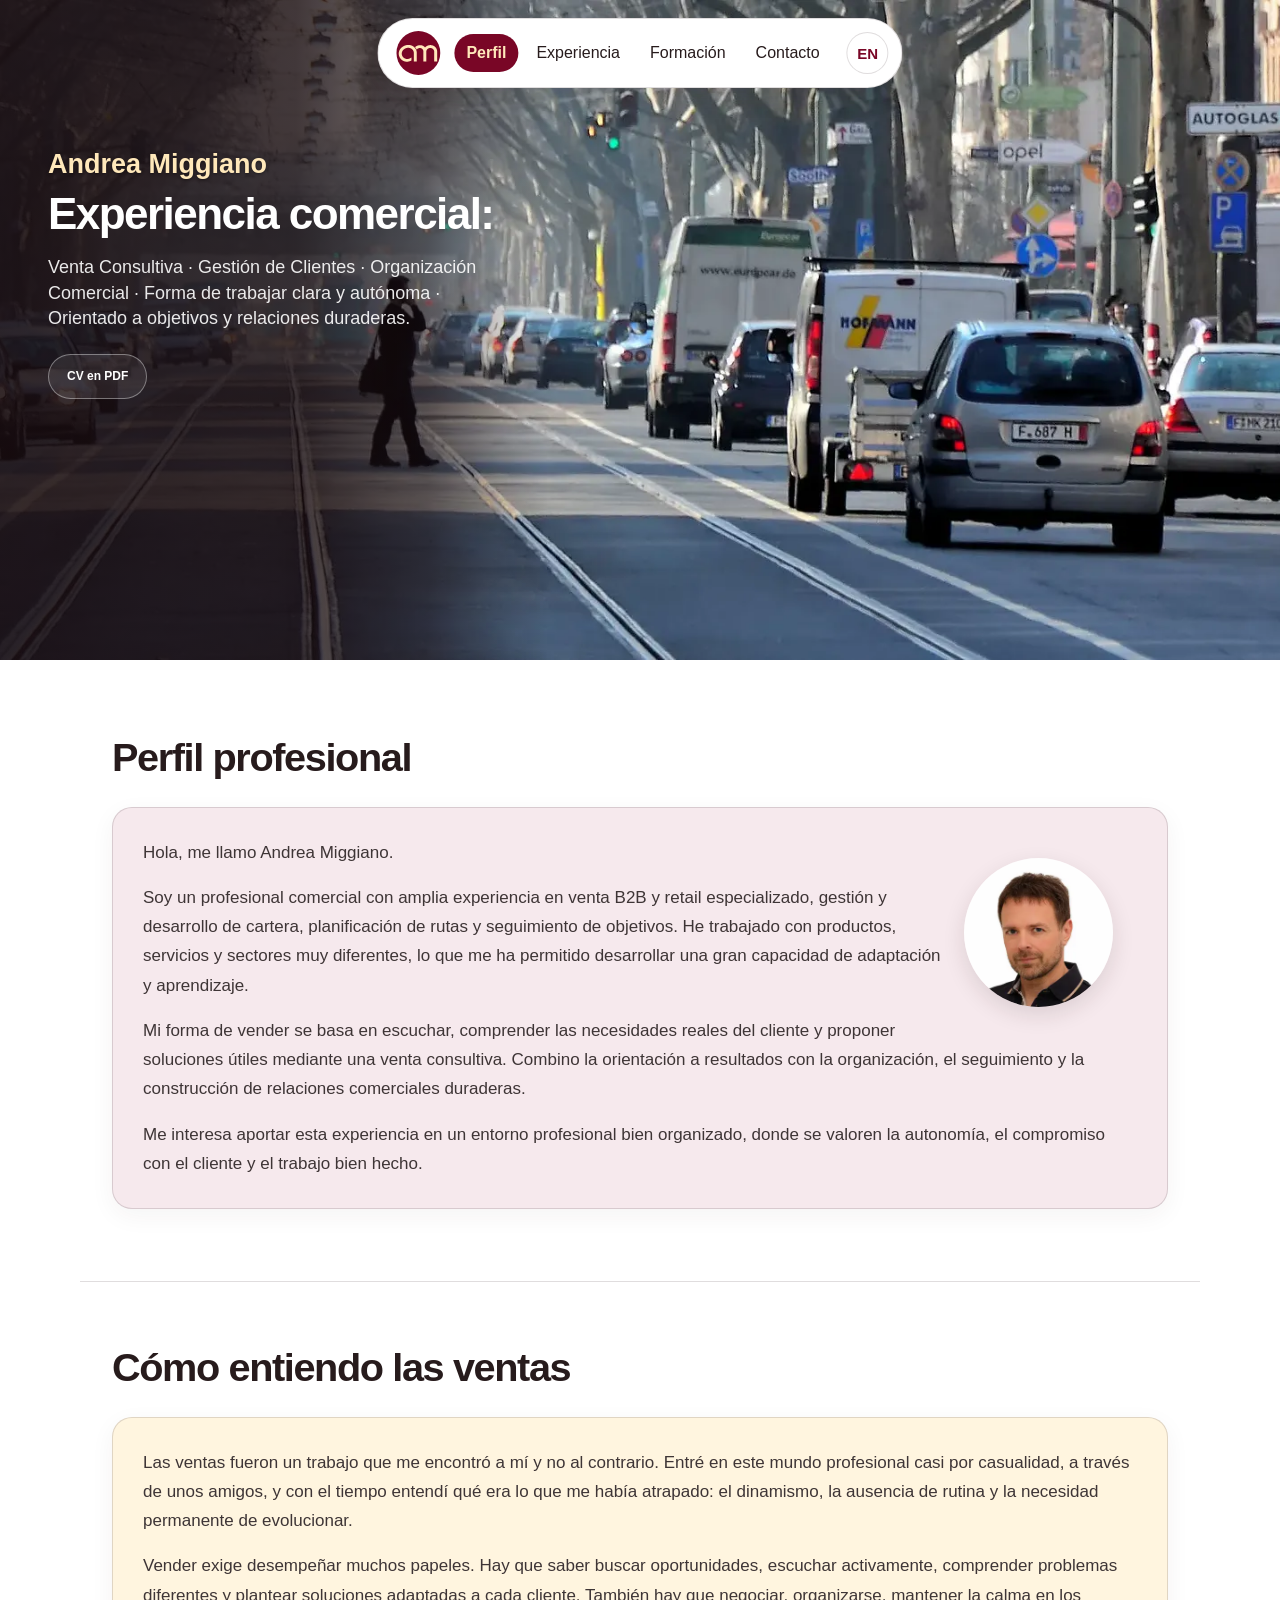
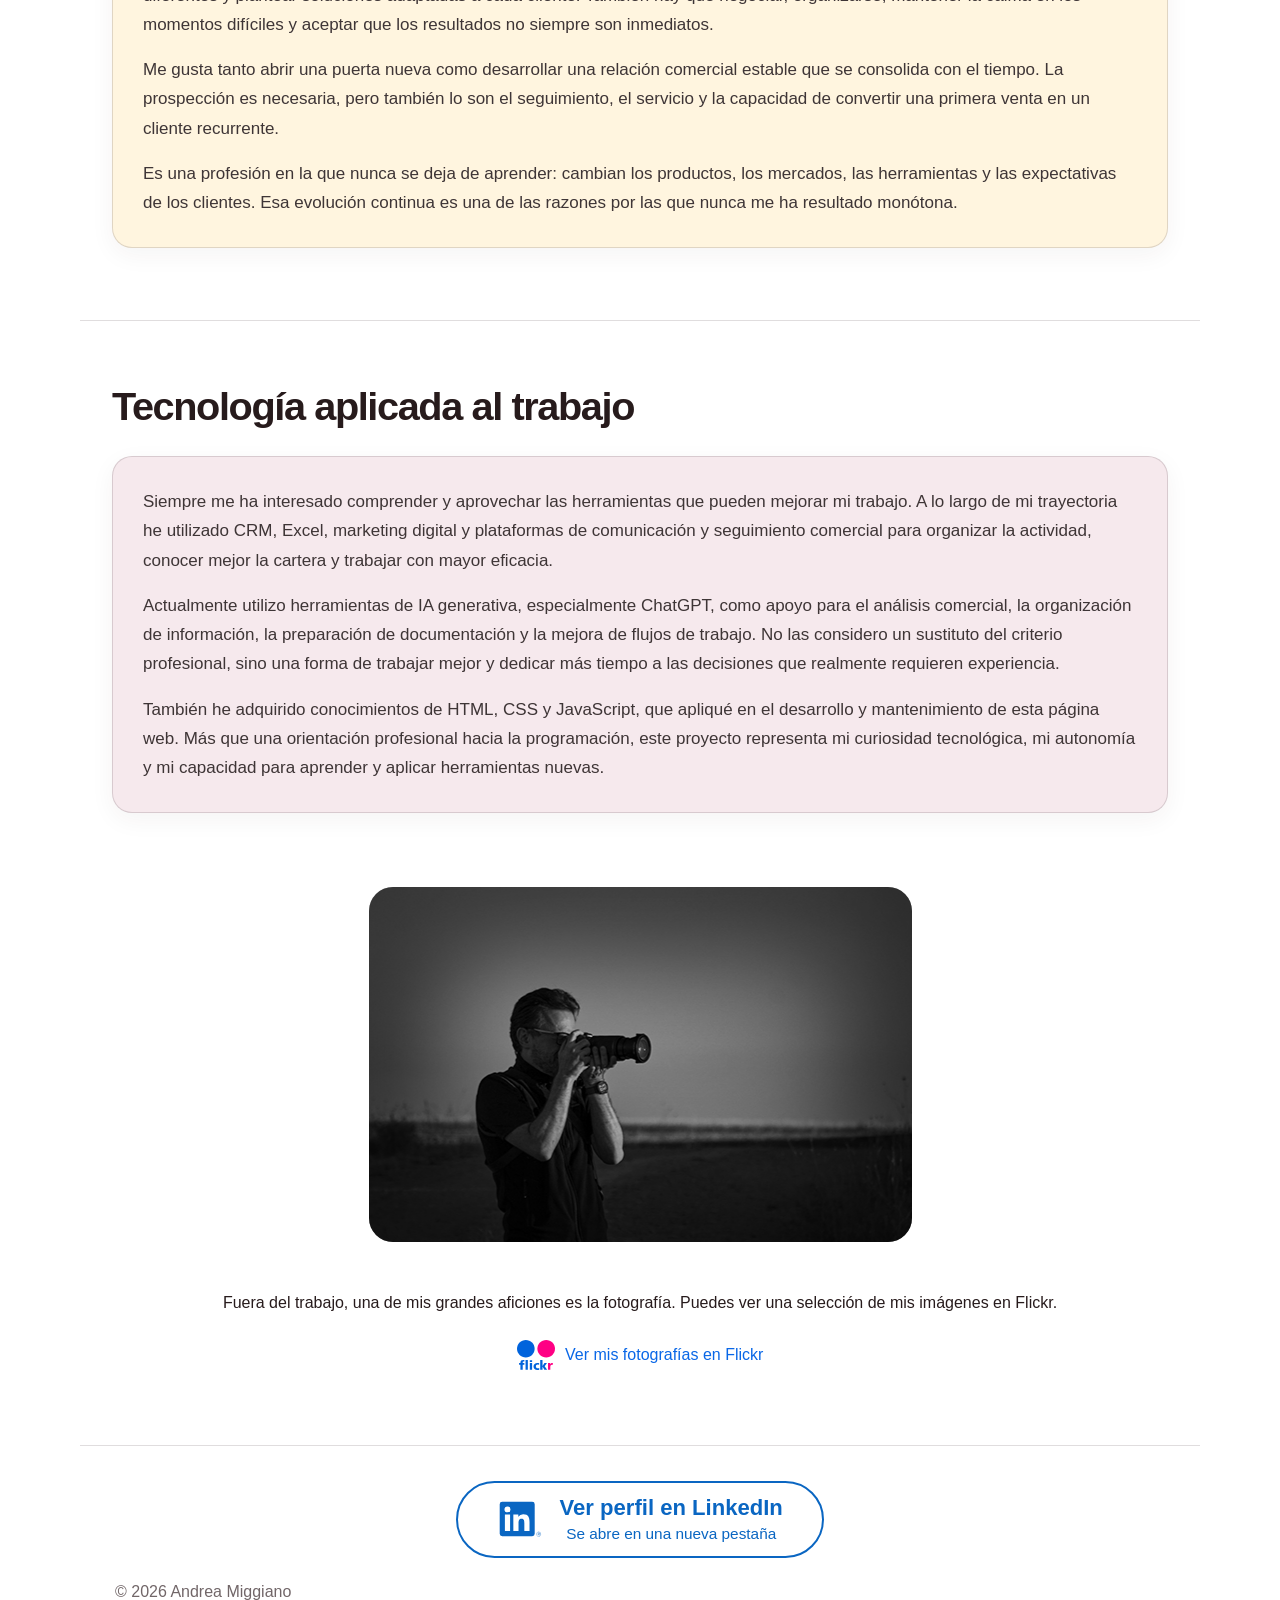
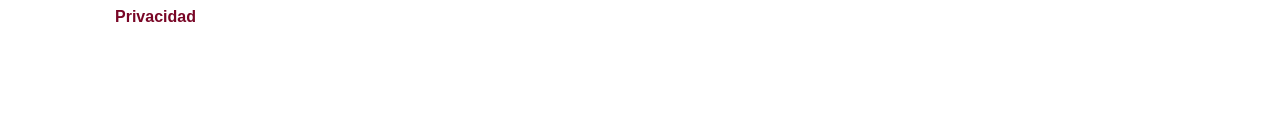
<file: index.html>
<!DOCTYPE html>
<html lang="es">

<head>
<!--Block Search indexing with noindex-->
    <meta name="robots" content="noindex, nofollow, nosnippet, noimageindex">
    <title>Andrea Miggiano | Perfil</title>
    <meta charset="utf-8" />
    <!-- Open Graph / vista previa social -->
    <meta property="og:title" content="Andrea Miggiano · Perfil profesional">
    <meta property="og:description" content="Experiencia comercial · Venta consultiva · Gestión de clientes.">
    <meta property="og:type" content="website">
    <meta property="og:url" content="https://miggiano.es/">
    <meta property="og:image" content="https://miggiano.es/images/og-am.jpg">
    <meta property="og:image:type" content="image/jpeg">
    <meta property="og:image:width" content="1200">
    <meta property="og:image:height" content="630">
    <meta property="og:site_name" content="Andrea Miggiano">
    <meta property="og:locale" content="es_ES">

    <!-- Compatibilidad adicional para tarjetas sociales -->
    <meta name="twitter:card" content="summary_large_image">
    <meta name="twitter:title" content="Andrea Miggiano · Perfil profesional">
    <meta name="twitter:description" content="Experiencia comercial · Venta consultiva · Gestión de clientes.">
    <meta name="twitter:image" content="https://miggiano.es/images/og-am.jpg">
    <link rel="stylesheet" href="https://stackpath.bootstrapcdn.com/bootstrap/4.3.1/css/bootstrap.min.css" integrity="sha384-ggOyR0iXCbMQv3Xipma34MD+dH/1fQ784/j6cY/iJTQUOhcWr7x9JvoRxT2MZw1T" crossorigin="anonymous">
    <link href='https://fonts.googleapis.com/css?family=Roboto:300,400,700' rel='stylesheet' type='text/css'>
    <link href="styles/style.css" type="text/css" rel="stylesheet">
    <link rel="manifest" href="site.webmanifest">
    <!--favicon-->
    <link rel="apple-touch-icon" sizes="180x180" href="apple-touch-icon.png">
    <link rel="icon" type="image/png" sizes="32x32" href="favicon-32x32.png">
    <link rel="icon" type="image/png" sizes="16x16" href="favicon-16x16.png">
    <link rel="mask-icon" href="safari-pinned-tab.svg" color="#790626">
    <meta name="apple-mobile-web-app-title" content="Andrea">
    <meta name="application-name" content="Andrea">
    <meta name="msapplication-TileColor" content="#ffffff">
    <meta name="theme-color" content="#ffffff">
    <!--Viewport for mobile devices-->
    <meta name="viewport" content="width=device-width, initial-scale=1">
    <script src="js/device-fixes.js"></script>
    <script>
        if (new URLSearchParams(window.location.search).get('lang') === 'en') {
            document.documentElement.classList.add('i18n-loading');
        }
    </script>
    <script src="js/finalist-nav.js" defer></script>
</head>

<body data-page="profile">
<a id="language-switcher" data-i18n-ignore href="?lang=en" aria-label="Cambiar a inglés">EN</a>
<header class="container jumbo">
        <div class="row jumbo">
            <h1 class="col-sm-6"><a class="andrea-miggiano" href="index.html"><img id="am-logo" src="images/am-logo.svg" alt="am logo">Andrea Miggiano</a></h1>
            <nav class="col-sm-6 text-right">
                <a href="index.html">Perfil</a>
                <span class="bar">·</span>
                <a href="experience.html">Experiencia</a>
                <span class="bar">·</span>
                <a href="education.html">Formación</a>
            </nav>
        </div>
    </header>

    <!--MAIN IMAGE-->
    <section class="jumbotron">
        <div class="container">
            <div class="hero-panel">
                <h2 class="hero-title">Profesional comercial</h2>
                <p class="hero-line hero-line-desktop">Venta consultiva · Gestión de clientes</p>
                <div class="hero-lines-mobile">
                    <p class="hero-line">Venta consultiva</p>
                    <p class="hero-line">Gestión de clientes</p>
                </div>
                <p class="hero-line hero-line-small">Organización comercial</p>
            </div>
        </div>
    </section>

    <section class="container profile-section profile-section--primary">
        <div>
            <h2>Perfil profesional</h2>
            <div class="exp intro profile-block">
                <img id="meimg" src="images/me.webp" alt="Retrato de Andrea Miggiano">
                <p>Hola, me llamo Andrea Miggiano.</p>
                <p>Soy un profesional comercial con amplia experiencia en venta B2B y retail especializado, gestión y desarrollo de cartera, planificación de rutas y seguimiento de objetivos. He trabajado con productos, servicios y sectores muy diferentes, lo que me ha permitido desarrollar una gran capacidad de adaptación y aprendizaje.</p>
                <p>Mi forma de vender se basa en escuchar, comprender las necesidades reales del cliente y proponer soluciones útiles mediante una venta consultiva. Combino la orientación a resultados con la organización, el seguimiento y la construcción de relaciones comerciales duraderas.</p>
                <p>Me interesa aportar esta experiencia en un entorno profesional bien organizado, donde se valoren la autonomía, el compromiso con el cliente y el trabajo bien hecho.</p>
            </div>
        </div>
    </section>

    <section class="container profile-section profile-section--internal">
        <div>
            <h2>Cómo entiendo las ventas</h2>
            <div class="histo profile-block">
                <p>Las ventas fueron un trabajo que me encontró a mí y no al contrario. Entré en este mundo profesional casi por casualidad, a través de unos amigos, y con el tiempo entendí qué era lo que me había atrapado: el dinamismo, la ausencia de rutina y la necesidad permanente de evolucionar.</p>
                <p>Vender exige desempeñar muchos papeles. Hay que saber buscar oportunidades, escuchar activamente, comprender problemas diferentes y plantear soluciones adaptadas a cada cliente. También hay que negociar, organizarse, mantener la calma en los momentos difíciles y aceptar que los resultados no siempre son inmediatos.</p>
                <p>Me gusta tanto abrir una puerta nueva como desarrollar una relación comercial estable que se consolida con el tiempo. La prospección es necesaria, pero también lo son el seguimiento, el servicio y la capacidad de convertir una primera venta en un cliente recurrente.</p>
                <p>Es una profesión en la que nunca se deja de aprender: cambian los productos, los mercados, las herramientas y las expectativas de los clientes. Esa evolución continua es una de las razones por las que nunca me ha resultado monótona.</p>
            </div>
        </div>
    </section>

    <section class="container profile-section profile-section--internal">
        <div>
            <h2>Tecnología aplicada al trabajo</h2>
            <div class="ending profile-block">
                <p>Siempre me ha interesado comprender y aprovechar las herramientas que pueden mejorar mi trabajo. A lo largo de mi trayectoria he utilizado CRM, Excel, marketing digital y plataformas de comunicación y seguimiento comercial para organizar la actividad, conocer mejor la cartera y trabajar con mayor eficacia.</p>
                <p>Actualmente utilizo herramientas de IA generativa, especialmente ChatGPT, como apoyo para el análisis comercial, la organización de información, la preparación de documentación y la mejora de flujos de trabajo. No las considero un sustituto del criterio profesional, sino una forma de trabajar mejor y dedicar más tiempo a las decisiones que realmente requieren experiencia.</p>
                <p>También he adquirido conocimientos de HTML, CSS y JavaScript, que apliqué en el desarrollo y mantenimiento de esta página web. Más que una orientación profesional hacia la programación, este proyecto representa mi curiosidad tecnológica, mi autonomía y mi capacidad para aprender y aplicar herramientas nuevas.</p>
            </div>
        </div>
    </section>

    <!--CV pdf-->
    <section class="container cv-section profile-cv-section">
        <div class="row justify-content-center">
            <a class="cv-view-button" href="files/CV-Andrea-Miggiano.pdf" data-href-es="files/CV-Andrea-Miggiano.pdf" data-href-en="files/CV-Andrea-Miggiano-EN.pdf" target="_blank" rel="noopener">
                <svg class="cv-view-icon" viewBox="0 0 24 24" aria-hidden="true">
                    <path d="M6 2h8l4 4v16H6z"></path>
                    <path d="M14 2v5h5"></path>
                    <path d="M8.5 15.5h7M8.5 18h5"></path>
                </svg>
                <span class="cv-view-copy">
                    <span class="cv-view-title">Ver CV en PDF</span>
                    <span class="cv-view-note">Se abre en una nueva pestaña</span>
                </span>
            </a>
        </div>
    </section>

<!--section for about me image set as a background in CSS to allow inner shadow effect-->

    <section class="container profile-photo-section">
        <!--justify-content-center is a boostrap class  https://bootstrapshuffle.com/es/classes/flexbox/justify-content-*-center -->
        <div class="row justify-content-center">

            <!-- empty container for background image in CSS. Tis solution is necessary for the inner shadow effect-->
            <div id="empty-div" class="col-sm-6"></div>
        </div>
    </section>

    <!--flickr-->
    <section class="container photography-section">
        <div class="row justify-content-center">
            <p id="flickr-check">Fuera del trabajo, una de mis grandes aficiones es la fotografía. Puedes ver una selección de mis imágenes en Flickr.</p>
        </div>
        <div class="row justify-content-center">
            <a class="flickr-link" href="https://www.flickr.com/photos/72793523@N07/" target="_blank" rel="noopener">
                <img id="flickr" src="images/flickr.svg" alt="Flickr">
                <span>Ver mis fotografías en Flickr</span>
            </a>
        </div>
    </section>

    <!--Professional footer-->
    <footer class="container site-footer">
        <div class="row justify-content-center">
            <a class="linkedin-view-button" href="https://www.linkedin.com/in/andrea-miggiano/" target="_blank" rel="noopener">
                <img class="linkedin-view-icon" src="images/linkedin-icon.svg" alt="" aria-hidden="true">
                <span class="linkedin-view-copy">
                    <span class="linkedin-view-title">Ver perfil en LinkedIn</span>
                    <span class="linkedin-view-note">Se abre en una nueva pestaña</span>
                </span>
            </a>
        </div>
        <p class="site-copyright">&copy;
            <script>
                document.write(new Date().getFullYear() + " Andrea Miggiano");
            </script>
        </p>
    </footer>

    <!--Legal footer-->
    <div class="container legal">

        <nav class="row footer-links text-right2">
            <a class="legal-left control-links a-legal-footer" href="privacy.html">Privacidad</a>
            <a class="legal-right control-links a-legal-footer" href="contact.html">Contacto</a>
        </nav>
    </div>
    <br>
    <br>
    <script src="js/translations.js"></script>
    <script src="js/i18n.js"></script>
</body>

</html>
</file>
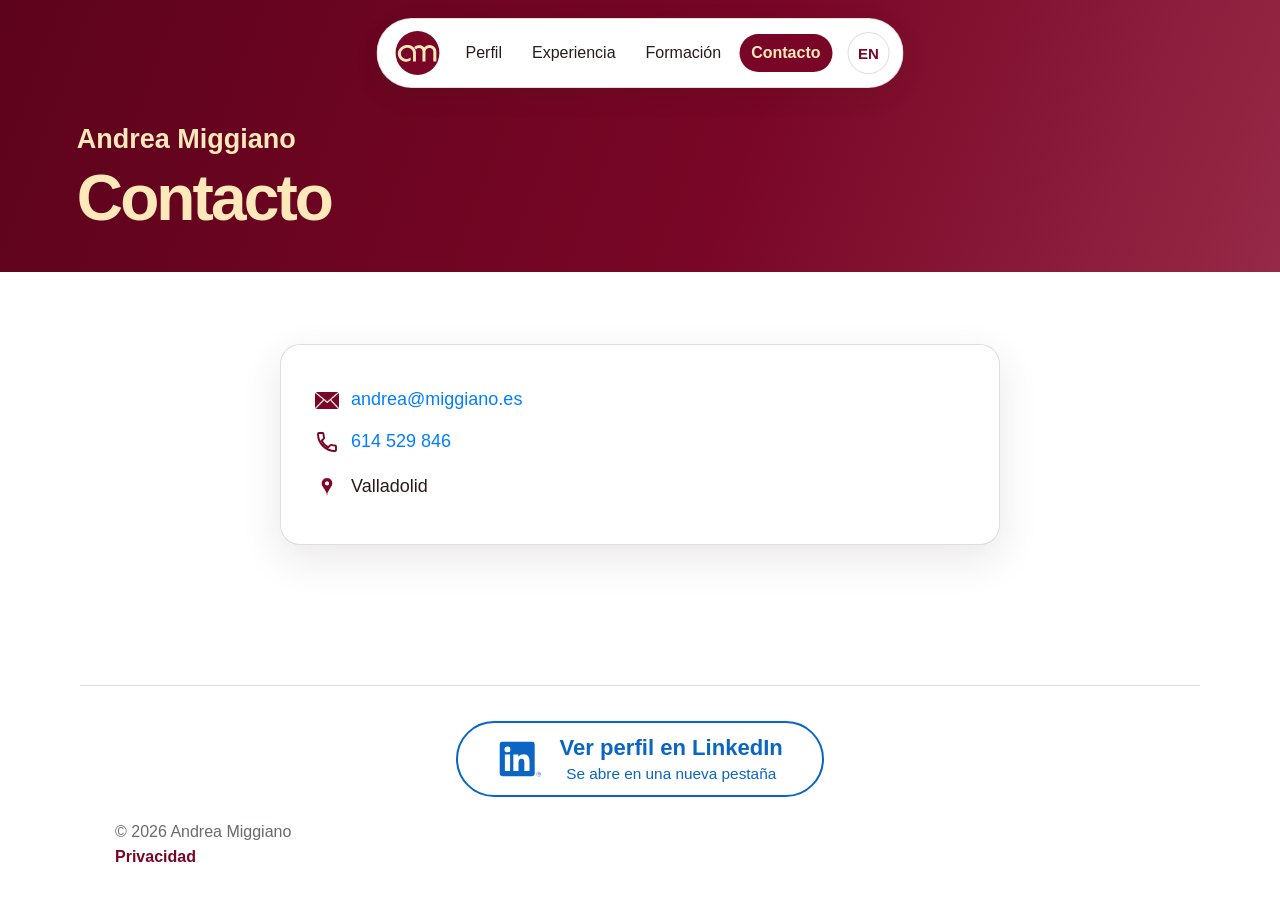
<file: contact.html>
<!DOCTYPE html>
<html lang="es">

<head>
<!--Block Search indexing with noindex-->
    <meta name="robots" content="noindex, nofollow, nosnippet, noimageindex">

    <title>Andrea Contacto</title>
    <meta charset="utf-8" />
    <link rel="stylesheet" href="https://stackpath.bootstrapcdn.com/bootstrap/4.3.1/css/bootstrap.min.css" integrity="sha384-ggOyR0iXCbMQv3Xipma34MD+dH/1fQ784/j6cY/iJTQUOhcWr7x9JvoRxT2MZw1T" crossorigin="anonymous">
    <link href='https://fonts.googleapis.com/css?family=Roboto:300,400,700' rel='stylesheet' type='text/css'>
    <link href="styles/style.css" type="text/css" rel="stylesheet">
    <link rel="manifest" href="site.webmanifest">
    <!--favicon-->
    <link rel="apple-touch-icon" sizes="180x180" href="apple-touch-icon.png">
    <link rel="icon" type="image/png" sizes="32x32" href="favicon-32x32.png">
    <link rel="icon" type="image/png" sizes="16x16" href="favicon-16x16.png">
    <link rel="mask-icon" href="safari-pinned-tab.svg" color="#790626">
    <meta name="apple-mobile-web-app-title" content="Andrea">
    <meta name="application-name" content="Andrea">
    <meta name="msapplication-TileColor" content="#ffffff">
    <meta name="theme-color" content="#ffffff">
    <!--Viewport for mobile devices-->
    <meta name="viewport" content="width=device-width, initial-scale=1">
    <script src="js/device-fixes.js"></script>
    <script>
        if (new URLSearchParams(window.location.search).get('lang') === 'en') {
            document.documentElement.classList.add('i18n-loading');
        }
    </script>
    <script src="js/finalist-nav.js" defer></script>

    <style>
        /* Parche mínimo: sólo las dos líneas de contacto. */
        body[data-page="contact"] .contact-data .am-contact-row{
            display:flex !important;
            align-items:center !important;
            gap:12px !important;
            min-height:34px;
        }

        body[data-page="contact"] .contact-data .am-contact-row-link{
            display:flex !important;
            align-items:center !important;
            gap:12px !important;
            font-size:inherit !important;
            line-height:1.3;
        }

        body[data-page="contact"] .contact-data .am-contact-icon{
            display:block !important;
            width:24px !important;
            height:24px !important;
            flex:0 0 24px !important;
            object-fit:contain !important;
        }
    </style>
</head>

<body data-page="contact">
<a id="language-switcher" data-i18n-ignore href="?lang=en" aria-label="Cambiar a inglés">EN</a>
<header class="container jumbo">
        <div class="row jumbo">
            <h1 class="col-sm-6"><a class="andrea-miggiano" href="index.html"><img id="am-logo" src="images/am-logo.svg" alt="am logo">Andrea Miggiano</a></h1>
            <nav class="col-sm-6 text-right">
                <a href="index.html">Perfil</a>
                <span class="bar">·</span>
                <a href="experience.html">Experiencia</a>
                <span class="bar">·</span>
                <a href="education.html">Formación</a>
            </nav>
        </div>
    </header>

    <!--MAIN IMAGE-->
    <section class="jumbotron">
        <div class="container">
            <div class="hero-panel">
                <h2 class="hero-title">Contacto</h2>
            </div>
        </div>
    </section>

    <section class="contact-data container">
        <ul>
            <li class="am-contact-row">
                <a id="email-link"
                   class="am-contact-row-link"
                   href="mailto:andrea@miggiano.es?Subject=Contact%20from%20your%20personal%20web"
                   aria-label="Email: andrea@miggiano.es">
                    <img class="am-contact-icon" src="images/email_.svg" alt="" aria-hidden="true">
                    <span>andrea@miggiano.es</span>
                </a>
            </li>
            <li class="am-contact-row">
                <a id="phone-link"
                   class="am-contact-row-link"
                   href="tel:+34614529846"
                   aria-label="Teléfono: 614 529 846">
                    <img class="am-contact-icon" src="images/tel_icon.svg" alt="" aria-hidden="true">
                    <span>614 529 846</span>
                </a>
            </li>
            <li class="am-contact-row" aria-label="Ubicación actual: Valladolid">
                <img class="am-contact-icon" src="images/location.svg" alt="" aria-hidden="true">
                <span>Valladolid</span>
            </li>
        </ul>
    </section>

    <!--Professional footer-->
    <footer class="container site-footer">
        <div class="row justify-content-center">
            <a class="linkedin-view-button" href="https://www.linkedin.com/in/andrea-miggiano/" target="_blank" rel="noopener">
                <img class="linkedin-view-icon" src="images/linkedin-icon.svg" alt="" aria-hidden="true">
                <span class="linkedin-view-copy">
                    <span class="linkedin-view-title">Ver perfil en LinkedIn</span>
                    <span class="linkedin-view-note">Se abre en una nueva pestaña</span>
                </span>
            </a>
        </div>
        <p class="site-copyright">&copy;
            <script>
                document.write(new Date().getFullYear() + " Andrea Miggiano");
            </script>
        </p>
    </footer>

<!--Legal footer-->
    <div class="container legal">

        <nav class="row footer-links text-right2">
            <a class="legal-left control-links a-legal-footer" href="privacy.html">Privacidad</a>
            <a class="legal-right control-links a-legal-footer" href="contact.html">Contacto</a>
        </nav>
    </div>
    <script src="js/translations.js"></script>
    <script src="js/i18n.js"></script>
</body>

</html>
</file>
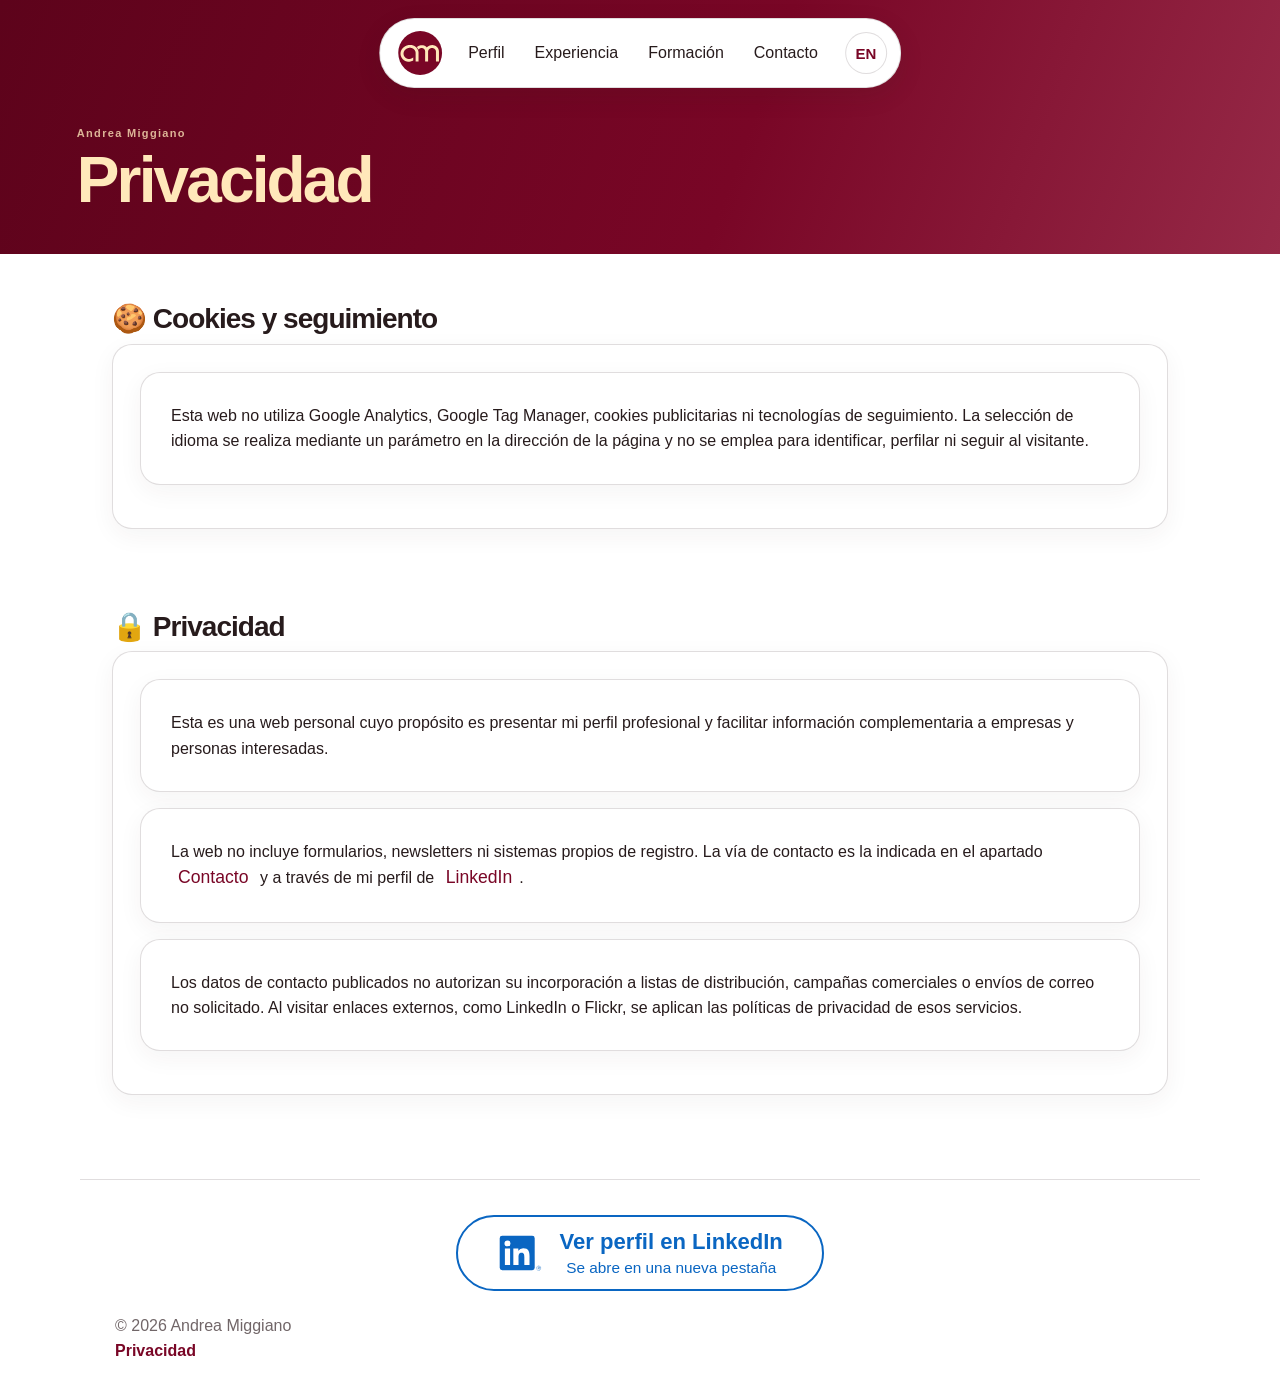
<file: credits.html>
<!DOCTYPE html>
<html lang="es">
<head>
    <meta charset="utf-8">
    <meta name="robots" content="noindex, nofollow, nosnippet, noimageindex">
    <meta name="viewport" content="width=device-width, initial-scale=1">
    <title>Andrea Miggiano</title>
    <meta http-equiv="refresh" content="0; url=privacy.html">
    <script>window.location.replace('privacy.html' + window.location.search + window.location.hash);</script>
    <link href="styles/style.css" rel="stylesheet">
    <script src="js/finalist-nav.js" defer></script>
    <link rel="manifest" href="site.webmanifest">
</head>
<body>
    <p><a href="privacy.html">Abrir la página de privacidad</a></p>
</body>
</html>
</file>
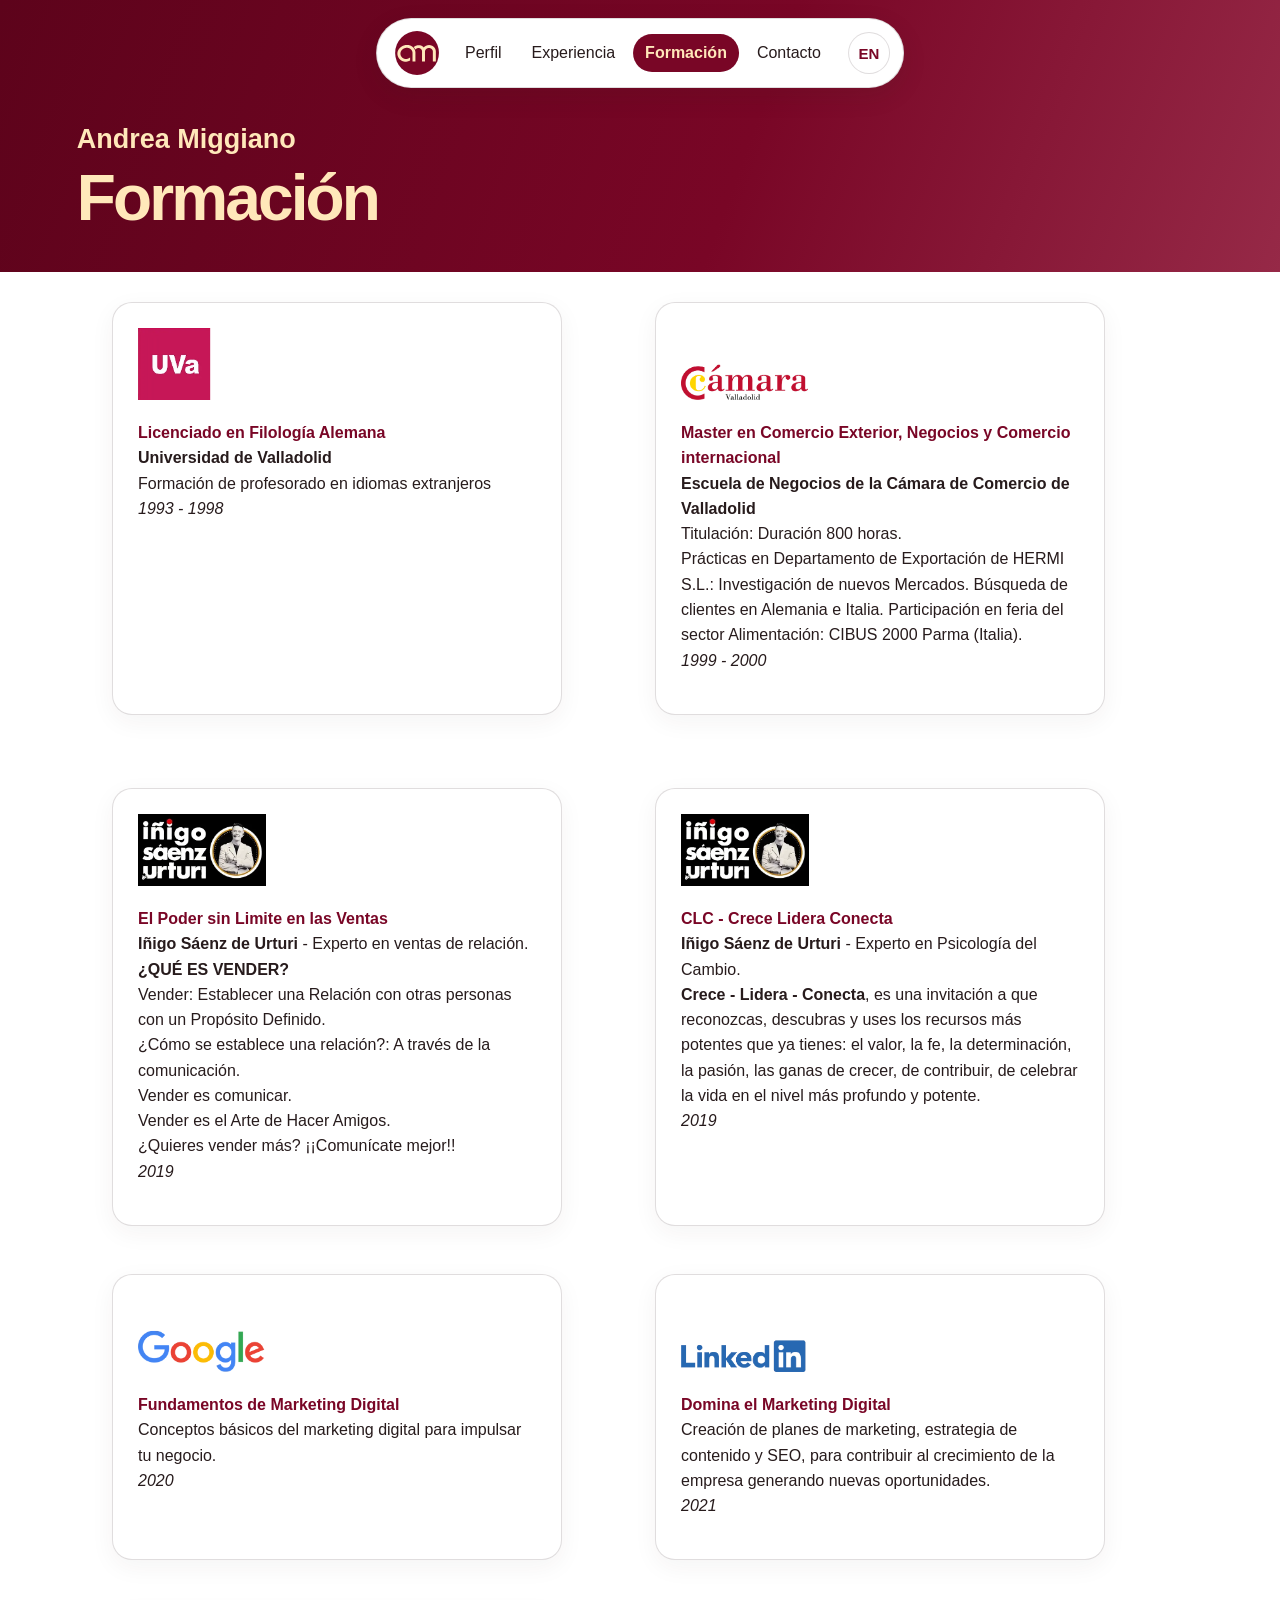
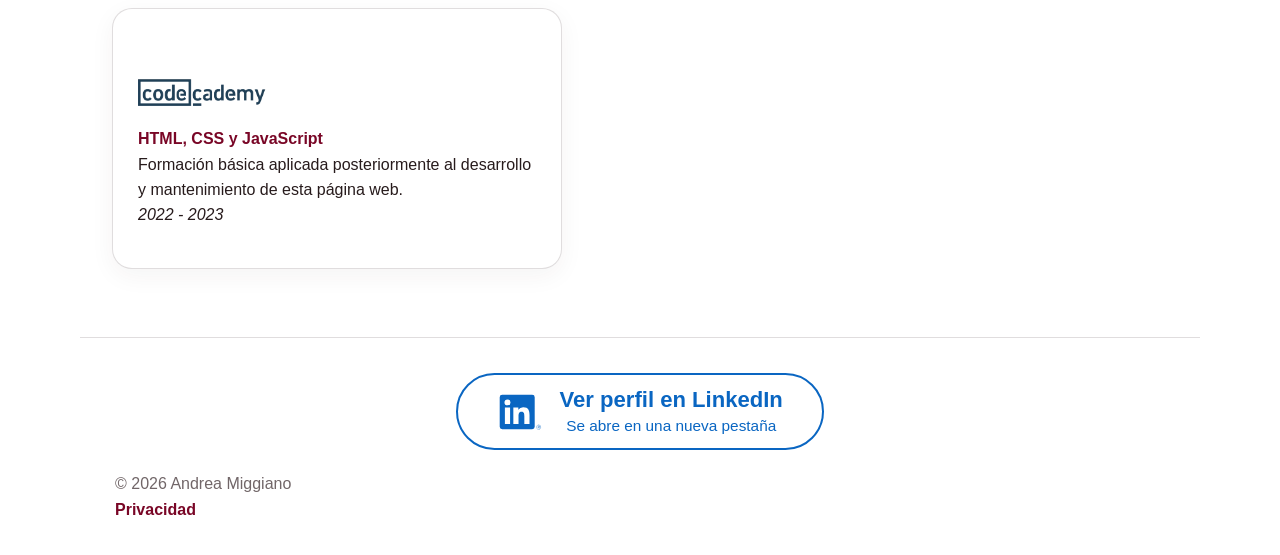
<file: education.html>
<!DOCTYPE html>
<html lang="es">

<head>
<!--Block Search indexing with noindex-->
    <meta name="robots" content="noindex, nofollow, nosnippet, noimageindex">

    <title>Andrea Formación</title>
    <meta charset="utf-8" />
    <link rel="stylesheet" href="https://stackpath.bootstrapcdn.com/bootstrap/4.3.1/css/bootstrap.min.css" integrity="sha384-ggOyR0iXCbMQv3Xipma34MD+dH/1fQ784/j6cY/iJTQUOhcWr7x9JvoRxT2MZw1T" crossorigin="anonymous">
    <link href='https://fonts.googleapis.com/css?family=Roboto:300,400,700' rel='stylesheet' type='text/css'>
    <link href="styles/style.css" type="text/css" rel="stylesheet">
    <link rel="manifest" href="site.webmanifest">
    <!--favicon-->
    <link rel="apple-touch-icon" sizes="180x180" href="apple-touch-icon.png">
    <link rel="icon" type="image/png" sizes="32x32" href="favicon-32x32.png">
    <link rel="icon" type="image/png" sizes="16x16" href="favicon-16x16.png">
    <link rel="mask-icon" href="safari-pinned-tab.svg" color="#790626">
    <meta name="apple-mobile-web-app-title" content="Andrea">
    <meta name="application-name" content="Andrea">
    <meta name="msapplication-TileColor" content="#ffffff">
    <meta name="theme-color" content="#ffffff">
    <!--Viewport for mobile devices-->
    <meta name="viewport" content="width=device-width, initial-scale=1">
    <script src="js/device-fixes.js"></script>
    <script>
        if (new URLSearchParams(window.location.search).get('lang') === 'en') {
            document.documentElement.classList.add('i18n-loading');
        }
    </script>
    <script src="js/finalist-nav.js" defer></script>
</head>

<body class="no-hero-page" data-page="education">
<a id="language-switcher" data-i18n-ignore href="?lang=en" aria-label="Cambiar a inglés">EN</a>
<header class="container jumbo">
        <div class="row jumbo">
            <h1 class="col-sm-6"><a class="andrea-miggiano" href="index.html"><img id="am-logo" src="images/am-logo.svg" alt="am logo">Andrea Miggiano</a></h1>
            <nav class="col-sm-6 text-right">
                <a href="index.html">Perfil</a>
                <span class="bar">·</span>
                <a href="experience.html">Experiencia</a>
                <span class="bar">·</span>
                <a href="education.html">Formación</a>
            </nav>
        </div>
    </header>

    <section class="container page-heading">
        <h2>Formación</h2>
    </section>

<!-- 1st certificates row -->
    <section class="container">
        <div class="row">
            <div class="col-sm-6 UVA-background">
                <div class="font-weight-bold edulogo">
                    <img class="academy-logo" src="images/logo_uva.webp" alt="university of valladolid logo">
                    <ul>
                        <li class="li-nostyle li-bold">Licenciado en Filología Alemana</li>
                        <li class="li-nostyle education-center">Universidad de Valladolid</li>
                        <li class="li-nostyle">Formación de profesorado en idiomas extranjeros</li>
                        <li class="li-nostyle li-cursive">1993 - 1998</li>
                    </ul>
                </div>
            </div>

            <div class="col-sm-6">
                <div class="font-weight-bold edulogo">
                    <img class="academy-logo" src="images/camara_logo.webp" alt="valladolid chamber of commerce logo">
                    <ul>
                        <li class="li-nostyle li-bold">Master en Comercio Exterior, Negocios y Comercio internacional</li>
                        <li class="li-nostyle education-center">Escuela de Negocios de la Cámara de Comercio de Valladolid</li>
                        <li class="li-nostyle">Titulación: Duración 800 horas.</li>
                        <li class="li-nostyle">Prácticas en Departamento de Exportación de HERMI S.L.: Investigación de nuevos Mercados. Búsqueda de clientes en Alemania e Italia. Participación en feria del sector Alimentación: CIBUS 2000 Parma (Italia).</li>
                        <li class="li-nostyle li-cursive">1999 - 2000</li>
                    </ul>
                </div>
            </div>
        </div>
    </section>
    <br>

        <!-- 2nd certificates row -->
        <section class="container">
            <div class="row">
                <div class="col-sm-6">
                    <div class="font-weight-bold edulogo">
                        <img class="academy-logo" src="images/inigo_saenz_de_urturi.webp" alt="google acivate logo">
                        <ul>
                            <li class="li-nostyle li-bold">El Poder sin Limite en las Ventas</li>
                            <li class="li-circle-style"><strong class="edu-emphasis">Iñigo Sáenz de Urturi</strong> - Experto en ventas de relación.</li>
                            <li class="li-circle-style edu-emphasis">¿QUÉ ES VENDER?</li>
                            <li class="li-circle-style">Vender: Establecer una Relación con otras personas con un Propósito Definido.</li>
                            <li class="li-circle-style">¿Cómo se establece una relación?: A través de la comunicación.</li>
                            <li class="li-circle-style">Vender es comunicar.</li>
                            <li class="li-circle-style">Vender es el Arte de Hacer Amigos.</li>
                            <li class="li-circle-style">¿Quieres vender más? ¡¡Comunícate mejor!!</li>
                            <li class="li-nostyle li-cursive">2019</li>
                        </ul>
                    </div>
                </div>
    
                <div class="col-sm-6">
                    <div class="font-weight-bold edulogo">
                        <img class="academy-logo" src="images/inigo_saenz_de_urturi.webp" alt="linkedin logo">
                        <ul>
                            <li class="li-nostyle li-bold">CLC - Crece Lidera Conecta</li>
                            <li class="li-circle-style"><strong class="edu-emphasis">Iñigo Sáenz de Urturi</strong> - Experto en Psicología del Cambio.</li>
                            <li class="li-circle-style"><strong class="edu-emphasis">Crece - Lidera - Conecta</strong>, es una invitación a que reconozcas, descubras y uses los recursos más potentes que ya tienes: el valor, la fe, la determinación, la pasión, las ganas de crecer, de contribuir, de celebrar la vida en el nivel más profundo y potente.</li>
                            <li class="li-nostyle li-cursive">2019</li>
                        </ul>
                    </div>
                </div>
            </div>
        </section>

    <!-- 3rd certificates row -->
    <section class="container">
        <div class="row">
            <div class="col-sm-6">
                <div class="font-weight-bold edulogo">
                    <img class="academy-logo" src="images/google_activate_logo.webp" alt="google acivate logo">
                    <ul>
                        <li class="li-nostyle li-bold">Fundamentos de Marketing Digital</li>
                        <li class="li-nostyle">Conceptos básicos del marketing digital para impulsar tu negocio.</li>
                        <li class="li-nostyle li-cursive">2020</li>
                    </ul>
                </div>
            </div>

            <div class="col-sm-6">
                <div class="font-weight-bold edulogo">
                    <img class="academy-logo" src="images/linkedin_logo.webp" alt="linkedin logo">
                    <ul>
                        <li class="li-nostyle li-bold">Domina el Marketing Digital</li>
                        <li class="li-nostyle">Creación de planes de marketing, estrategia de contenido y SEO, para contribuir al crecimiento de la empresa generando nuevas oportunidades.</li>
                        <li class="li-nostyle li-cursive">2021</li>
                    </ul>
                </div>
            </div>
        </div>
    </section>

    <!-- Codecademy: consolidated training block -->
    <section class="container">
        <div class="row">
            <div class="col-sm-6">
                <div class="font-weight-bold edulogo">
                    <img class="academy-logo" src="images/codecademy_logo.webp" alt="codecademy logo">
                    <ul>
                        <li class="li-nostyle li-bold">HTML, CSS y JavaScript</li>
                        <li class="li-nostyle">Formación básica aplicada posteriormente al desarrollo y mantenimiento de esta página web.</li>
                        <li class="li-nostyle li-cursive">2022 - 2023</li>
                    </ul>
                </div>
            </div>
        </div>
    </section>

    <!--Professional footer-->
    <footer class="container site-footer footer-spaced">
        <div class="row justify-content-center">
            <a class="linkedin-view-button" href="https://www.linkedin.com/in/andrea-miggiano/" target="_blank" rel="noopener">
                <img class="linkedin-view-icon" src="images/linkedin-icon.svg" alt="" aria-hidden="true">
                <span class="linkedin-view-copy">
                    <span class="linkedin-view-title">Ver perfil en LinkedIn</span>
                    <span class="linkedin-view-note">Se abre en una nueva pestaña</span>
                </span>
            </a>
        </div>
        <p class="site-copyright">&copy;
            <script>
                document.write(new Date().getFullYear() + " Andrea Miggiano");
            </script>
        </p>
    </footer>

<!--Legal footer-->
    <div class="container legal">

        <nav class="row footer-links text-right2">
            <a class="legal-left control-links a-legal-footer" href="privacy.html">Privacidad</a>
            <a class="legal-right control-links a-legal-footer" href="contact.html">Contacto</a>
        </nav>
    </div>
    <script src="js/translations.js"></script>
    <script src="js/i18n.js"></script>
</body>

</html>
</file>
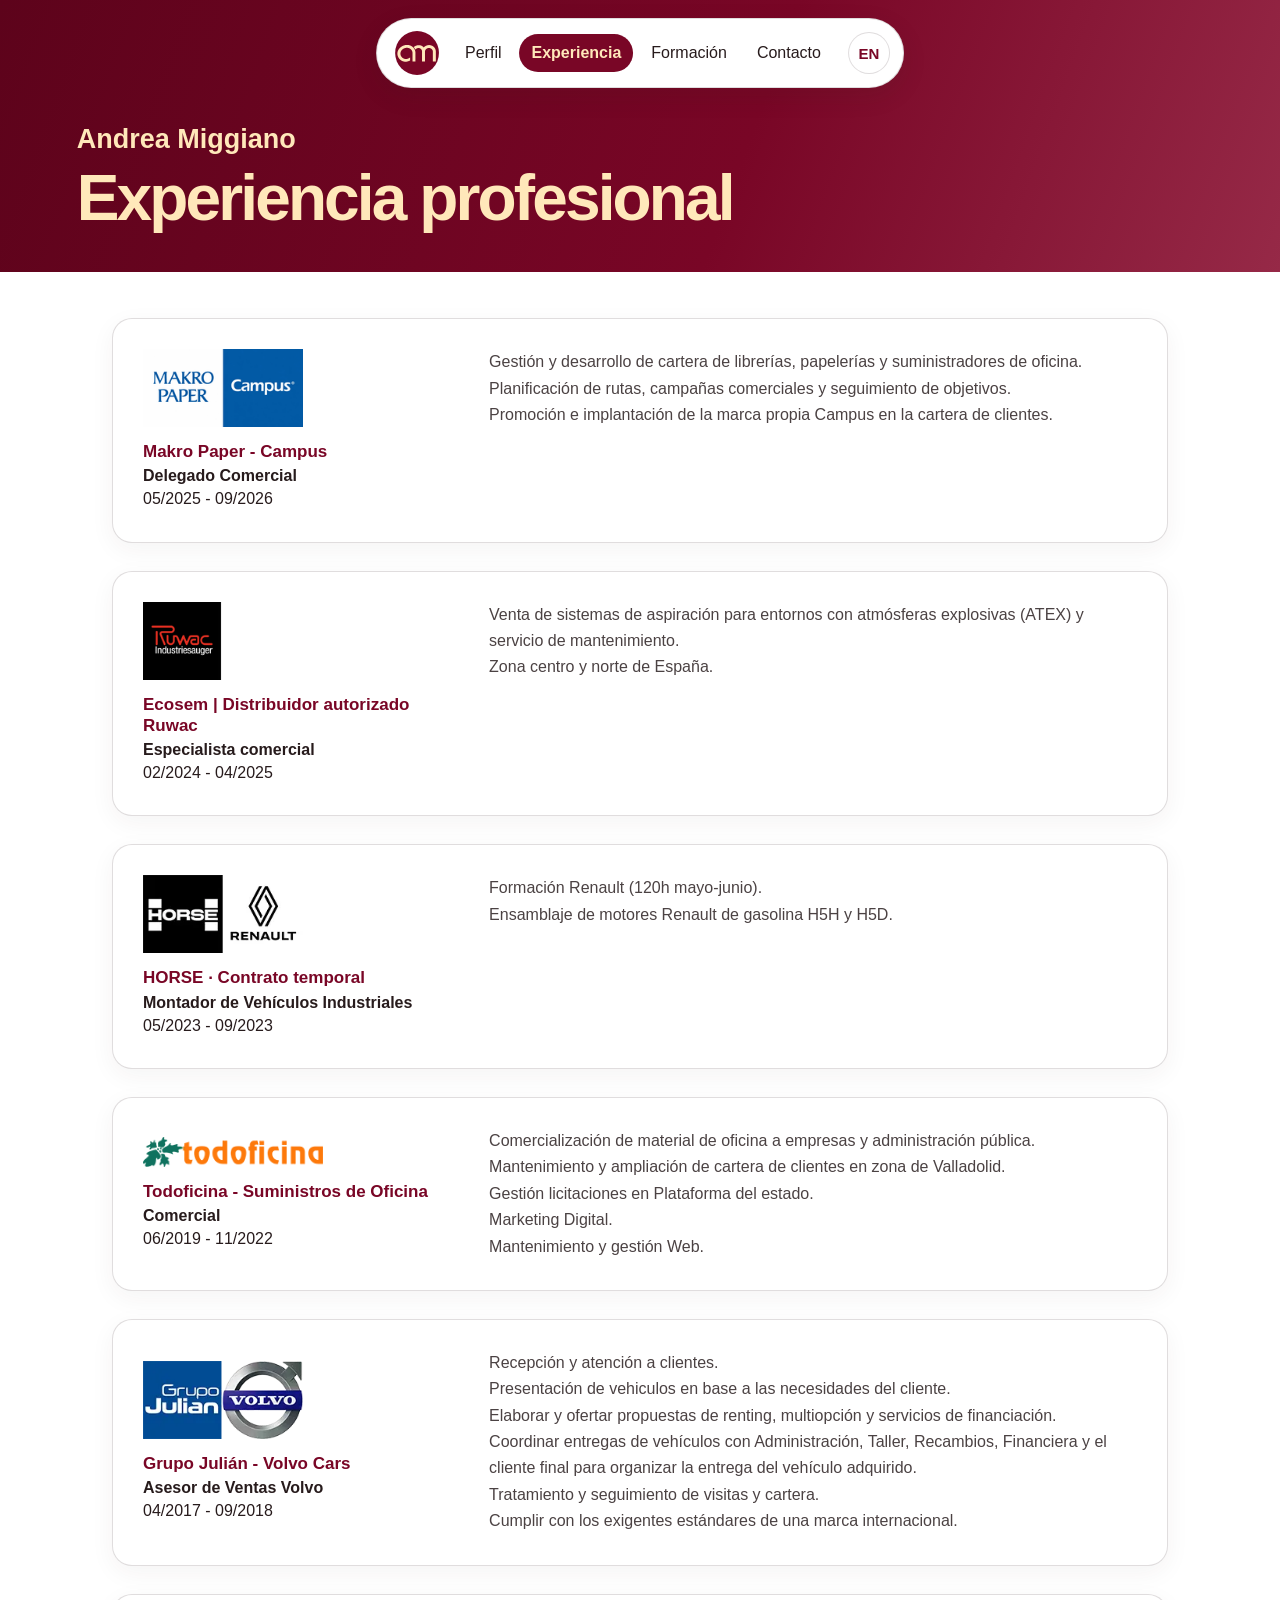
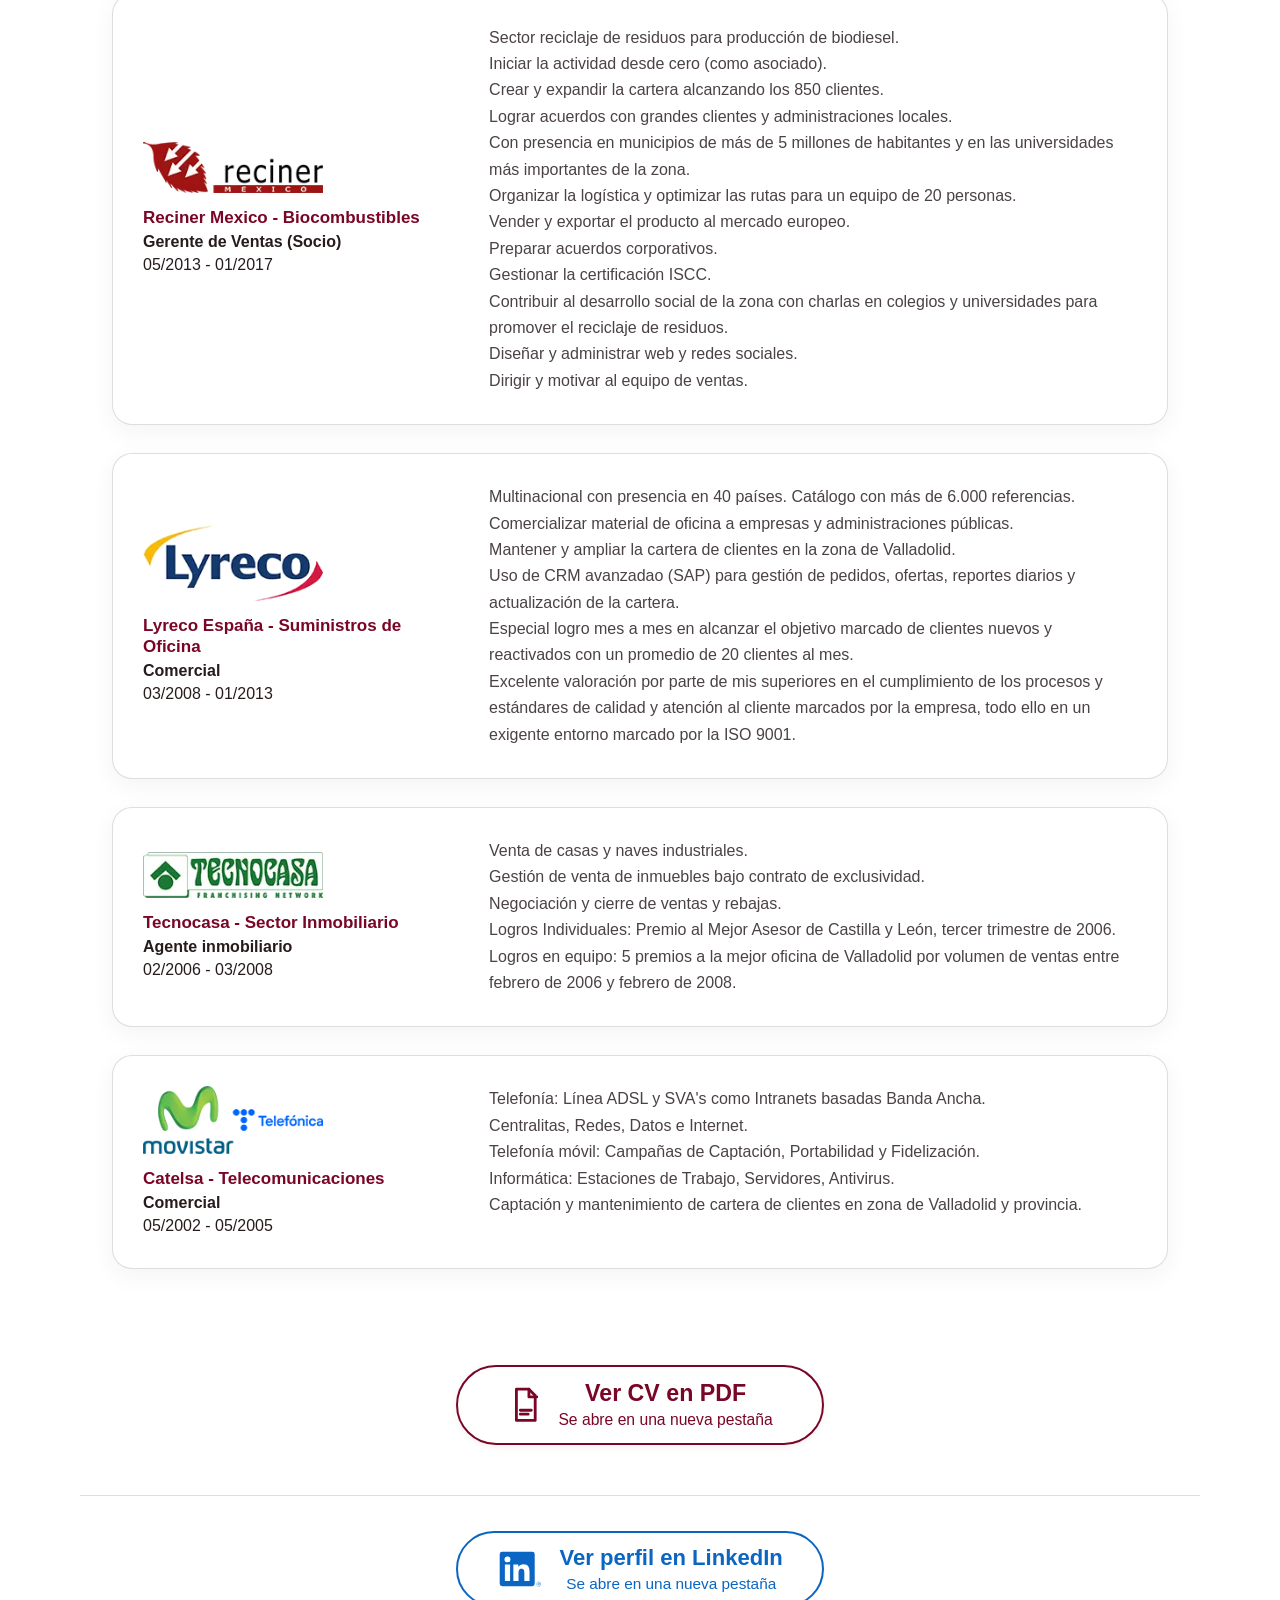
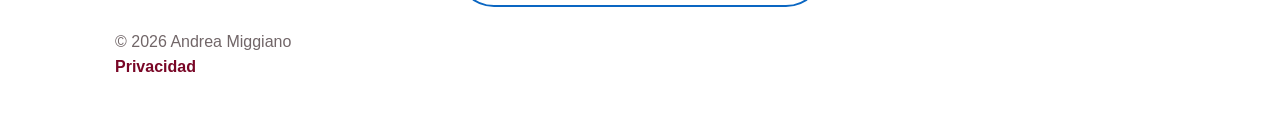
<file: experience.html>
<!DOCTYPE html>
<html lang="es">

<head>
<!--Block Search indexing with noindex-->
    <meta name="robots" content="noindex, nofollow, nosnippet, noimageindex">

    <title>Experiencia profesional | Andrea Miggiano</title>
    <meta charset="utf-8" />
    <link rel="stylesheet" href="https://stackpath.bootstrapcdn.com/bootstrap/4.3.1/css/bootstrap.min.css" integrity="sha384-ggOyR0iXCbMQv3Xipma34MD+dH/1fQ784/j6cY/iJTQUOhcWr7x9JvoRxT2MZw1T" crossorigin="anonymous">
    <link href='https://fonts.googleapis.com/css?family=Roboto:300,400,700' rel='stylesheet' type='text/css'>
    <link href="styles/style.css" type="text/css" rel="stylesheet">
    <link rel="manifest" href="site.webmanifest">
    <!--favicon-->
    <link rel="apple-touch-icon" sizes="180x180" href="apple-touch-icon.png">
    <link rel="icon" type="image/png" sizes="32x32" href="favicon-32x32.png">
    <link rel="icon" type="image/png" sizes="16x16" href="favicon-16x16.png">
    <link rel="mask-icon" href="safari-pinned-tab.svg" color="#790626">
    <meta name="apple-mobile-web-app-title" content="Andrea">
    <meta name="application-name" content="Andrea">
    <meta name="msapplication-TileColor" content="#ffffff">
    <meta name="theme-color" content="#ffffff">
    <!--Viewport for mobile devices-->
    <meta name="viewport" content="width=device-width, initial-scale=1">
    <script src="js/device-fixes.js"></script>
    <script>
        if (new URLSearchParams(window.location.search).get('lang') === 'en') {
            document.documentElement.classList.add('i18n-loading');
        }
    </script>
    <script src="js/finalist-nav.js" defer></script>
</head>

<body class="no-hero-page" data-page="experience">
<a id="language-switcher" data-i18n-ignore href="?lang=en" aria-label="Cambiar a inglés">EN</a>
<header class="container jumbo">
        <div class="row jumbo">
            <h1 class="col-sm-6"><a class="andrea-miggiano" href="index.html"><img id="am-logo" src="images/am-logo.svg" alt="am logo">Andrea Miggiano</a></h1>
            <nav class="col-sm-6 text-right">
                <a href="index.html">Perfil</a>
                <span class="bar">·</span>
                <a href="experience.html">Experiencia</a>
                <span class="bar">·</span>
                <a href="education.html">Formación</a>
            </nav>
        </div>
    </header>

    <!--Professional Experience-->
    <section class="container">
        <h2>Experiencia profesional</h2>

        <section class="container intro">
            <!--MAKRO PAPER / CAMPUS-->
            <div class="col-sm-6"><img class="img-bottom-margin" src="images/makro_campus.webp" alt="Makro Paper and Campus logos"></div>
            <ul class="col-sm-6">
                <li class="li-company li-bold">Makro Paper - Campus</li>
                <li class="li-title li-nostyle">Delegado Comercial</li>
                <li class="li-nostyle">05/2025 - 09/2026</li>
            </ul>
            <p>Gestión y desarrollo de cartera de librerías, papelerías y suministradores de oficina.
                <br>Planificación de rutas, campañas comerciales y seguimiento de objetivos.
                <br>Promoción e implantación de la marca propia Campus en la cartera de clientes.</p>
        </section>
        <br>
        <br>

        <section class="container intro">
            <!--RUWAC-->
            <div class="col-sm-6"><img class="img-bottom-margin" src="images/ruwac.webp" alt="Ruwac logo"></div>
            <ul class="col-sm-6">
                <li class="li-company li-bold">Ecosem | Distribuidor autorizado Ruwac</li>
                <li class="li-title li-nostyle">Especialista comercial</li>
                <li class="li-nostyle">02/2024 - 04/2025</li>
            </ul>
            <p>Venta de sistemas de aspiración para entornos con atmósferas explosivas (ATEX) y servicio de mantenimiento.
                <br>Zona centro y norte de España.</p>
        </section>
        <br>
        <br>

        <section class="container intro">
            <!--VOLVO-->
            <div class="col-sm-6"><img class="img-bottom-margin" src="images/horse.webp" alt="Horse Factory and Renault logos"></div>
            <ul class="col-sm-6">
                <li class="li-company li-bold">HORSE · Contrato temporal</li>

                <li class="li-title li-nostyle">
                    Montador de Vehículos Industriales</li>
                <li class="li-nostyle">05/2023 - 09/2023</li>
            </ul>
            <p>Formación Renault (120h mayo-junio).
                <br>Ensamblaje de motores Renault de gasolina H5H y H5D.
                
        </section>
        <br>
        <br>

        <section class="container intro">
            <!--TODOFICINA-->
            <div class="col-sm-6"><img class="img-bottom-margin" src="images/todoficina.webp" alt="todoficina logo"></div>

            <ul class="col-sm-6">
                <li class="li-company li-bold">Todoficina - Suministros de Oficina</li>

                <li class="li-title li-nostyle">Comercial</li>
                <li class="li-nostyle">06/2019 - 11/2022</li>
            </ul>
            <p>Comercialización de material de oficina a empresas y administración pública.
                <br>Mantenimiento y ampliación de cartera de clientes en zona de Valladolid.
                <br>Gestión licitaciones en Plataforma del estado.
                <br>Marketing Digital.
                <br>Mantenimiento y gestión Web.</p>
        </section>
        <br>
        <br>

        <section class="container intro">
            <!--VOLVO-->
            <div class="col-sm-6"><img class="img-bottom-margin" src="images/gj_volvo.webp" alt="grupo julian and volvo logos"></div>
            <ul class="col-sm-6">
                <li class="li-company li-bold">Grupo Julián - Volvo Cars</li>

                <li class="li-title li-nostyle">Asesor de Ventas Volvo</li>
                <li class="li-nostyle">04/2017 - 09/2018</li>
            </ul>
            <p>Recepción y atención a clientes.
                <br>Presentación de vehiculos en base a las necesidades del cliente.
                <br>Elaborar y ofertar propuestas de renting, multiopción y servicios de financiación.
                <br>Coordinar entregas de vehículos con Administración, Taller, Recambios, Financiera y el cliente final para organizar la entrega del vehículo adquirido.
                <br>Tratamiento y seguimiento de visitas y cartera.
                <br>Cumplir con los exigentes estándares de una marca internacional.</p>
        </section>
        <br>
        <br>

        <section class="container intro">
            <!--RECINER-->
            <div class="col-sm-6"><img class="img-bottom-margin" src="images/reciner_mx.webp" alt="reciner mexico logo"></div>
            <ul class="col-sm-6">
                <li class="li-company li-bold">Reciner Mexico - Biocombustibles</li>

                <li class="li-title li-nostyle">Gerente de Ventas (Socio)</li>
                <li class="li-nostyle">05/2013 - 01/2017</li>
            </ul>
            <p>Sector reciclaje de residuos para producción de biodiesel.
                <br>Iniciar la actividad desde cero (como asociado).
                <br>Crear y expandir la cartera alcanzando los 850 clientes.
                <br>Lograr acuerdos con grandes clientes y administraciones locales.
                <br>Con presencia en municipios de más de 5 millones de habitantes y en las universidades más importantes de la zona.
                <br>Organizar la logística y optimizar las rutas para un equipo de 20 personas.
                <br>Vender y exportar el producto al mercado europeo.
                <br>Preparar acuerdos corporativos.
                <br>Gestionar la certificación ISCC.
                <br>Contribuir al desarrollo social de la zona con charlas en colegios y universidades para promover el reciclaje de residuos.
                <br>Diseñar y administrar web y redes sociales.
                <br>Dirigir y motivar al equipo de ventas.</p>
        </section>
        <br>
        <br>

        <section class="container intro">
            <!--LYRECO-->
            <div class="col-sm-6"><img class="img-bottom-margin" src="images/lyreco.webp" alt="lyreco logo"></div>
            <ul class="col-sm-6">
                <li class="li-company li-bold">Lyreco España - Suministros de Oficina</li>

                <li class="li-title li-nostyle">Comercial</li>
                <li class="li-nostyle">03/2008 - 01/2013</li>
            </ul>
            <p>Multinacional con presencia en 40 países. Catálogo con más de 6.000 referencias.
                <br>Comercializar material de oficina a empresas y administraciones públicas.
                <br>Mantener y ampliar la cartera de clientes en la zona de Valladolid.
                <br>Uso de CRM avanzadao (SAP) para gestión de pedidos, ofertas, reportes diarios y actualización de la cartera.
                <br>Especial logro mes a mes en alcanzar el objetivo marcado de clientes nuevos y reactivados con un promedio de 20 clientes al mes.
                <br>Excelente valoración por parte de mis superiores en el cumplimiento de los procesos y estándares de calidad y atención al cliente marcados por la empresa, todo ello en un exigente entorno marcado por la ISO 9001.</p>
        </section>
        <br>
        <br>

        <section class="container intro">
            <!--TECNOCASA-->
            <div class="col-sm-6"><img class="img-bottom-margin" src="images/tecnocasa.webp" alt="tecnocasa logo"></div>
            <ul class="col-sm-6">
                <li class="li-company li-bold">Tecnocasa - Sector Inmobiliario</li>

                <li class="li-title li-nostyle">Agente inmobiliario</li>
                <li class="li-nostyle">02/2006 - 03/2008</li>
            </ul>
            <p>Venta de casas y naves industriales.
                <br>Gestión de venta de inmuebles bajo contrato de exclusividad.
                <br>Negociación y cierre de ventas y rebajas.
                <br>Logros Individuales: Premio al Mejor Asesor de Castilla y León, tercer trimestre de 2006.
                <br>Logros en equipo: 5 premios a la mejor oficina de Valladolid por volumen de ventas entre febrero de 2006 y febrero de 2008.</p>
        </section>
        <br>
        <br>

        <section class="container intro">
            <!--CATELSA-->
            <div class="col-sm-6"><img class="img-bottom-margin" src="images/catelsa.webp" alt="telefonica and movistar logos"></div>
            <ul class="col-sm-6">
                <li class="li-company li-bold">Catelsa - Telecomunicaciones</li>

                <li class="li-title li-nostyle">Comercial</li>
                <li class="li-nostyle">05/2002 - 05/2005</li>
            </ul>
            <p>Telefonía: Línea ADSL y SVA's como Intranets basadas Banda Ancha.
                <br> Centralitas, Redes, Datos e Internet.
                <br>Telefonía móvil: Campañas de Captación, Portabilidad y Fidelización.
                <br>Informática: Estaciones de Trabajo, Servidores, Antivirus.
                <br>Captación y mantenimiento de cartera de clientes en zona de Valladolid y provincia.</p>
        </section>
    </section>
    <br>

    <!--CV pdf-->
    <section class="container cv-section experience-cv-section">
        <div class="row justify-content-center">
            <a class="cv-view-button" href="files/CV-Andrea-Miggiano.pdf" data-href-es="files/CV-Andrea-Miggiano.pdf" data-href-en="files/CV-Andrea-Miggiano-EN.pdf" target="_blank" rel="noopener">
                <svg class="cv-view-icon" viewBox="0 0 24 24" aria-hidden="true">
                    <path d="M6 2h8l4 4v16H6z"></path>
                    <path d="M14 2v5h5"></path>
                    <path d="M8.5 15.5h7M8.5 18h5"></path>
                </svg>
                <span class="cv-view-copy">
                    <span class="cv-view-title">Ver CV en PDF</span>
                    <span class="cv-view-note">Se abre en una nueva pestaña</span>
                </span>
            </a>
        </div>
    </section>

    <!--Professional footer-->
    <footer class="container site-footer experience-footer">
        <div class="row justify-content-center">
            <a class="linkedin-view-button" href="https://www.linkedin.com/in/andrea-miggiano/" target="_blank" rel="noopener">
                <img class="linkedin-view-icon" src="images/linkedin-icon.svg" alt="" aria-hidden="true">
                <span class="linkedin-view-copy">
                    <span class="linkedin-view-title">Ver perfil en LinkedIn</span>
                    <span class="linkedin-view-note">Se abre en una nueva pestaña</span>
                </span>
            </a>
        </div>
        <p class="site-copyright">&copy;
            <script>
                document.write(new Date().getFullYear() + " Andrea Miggiano");
            </script>
        </p>
    </footer>

<!--Legal footer-->
    <div class="container legal">

        <nav class="row footer-links text-right2">
            <a class="legal-left control-links a-legal-footer" href="privacy.html">Privacidad</a>
            <a class="legal-right control-links a-legal-footer" href="contact.html">Contacto</a>
        </nav>
    </div>
    <script src="js/translations.js"></script>
    <script src="js/i18n.js"></script>
</body>

</html>
</file>
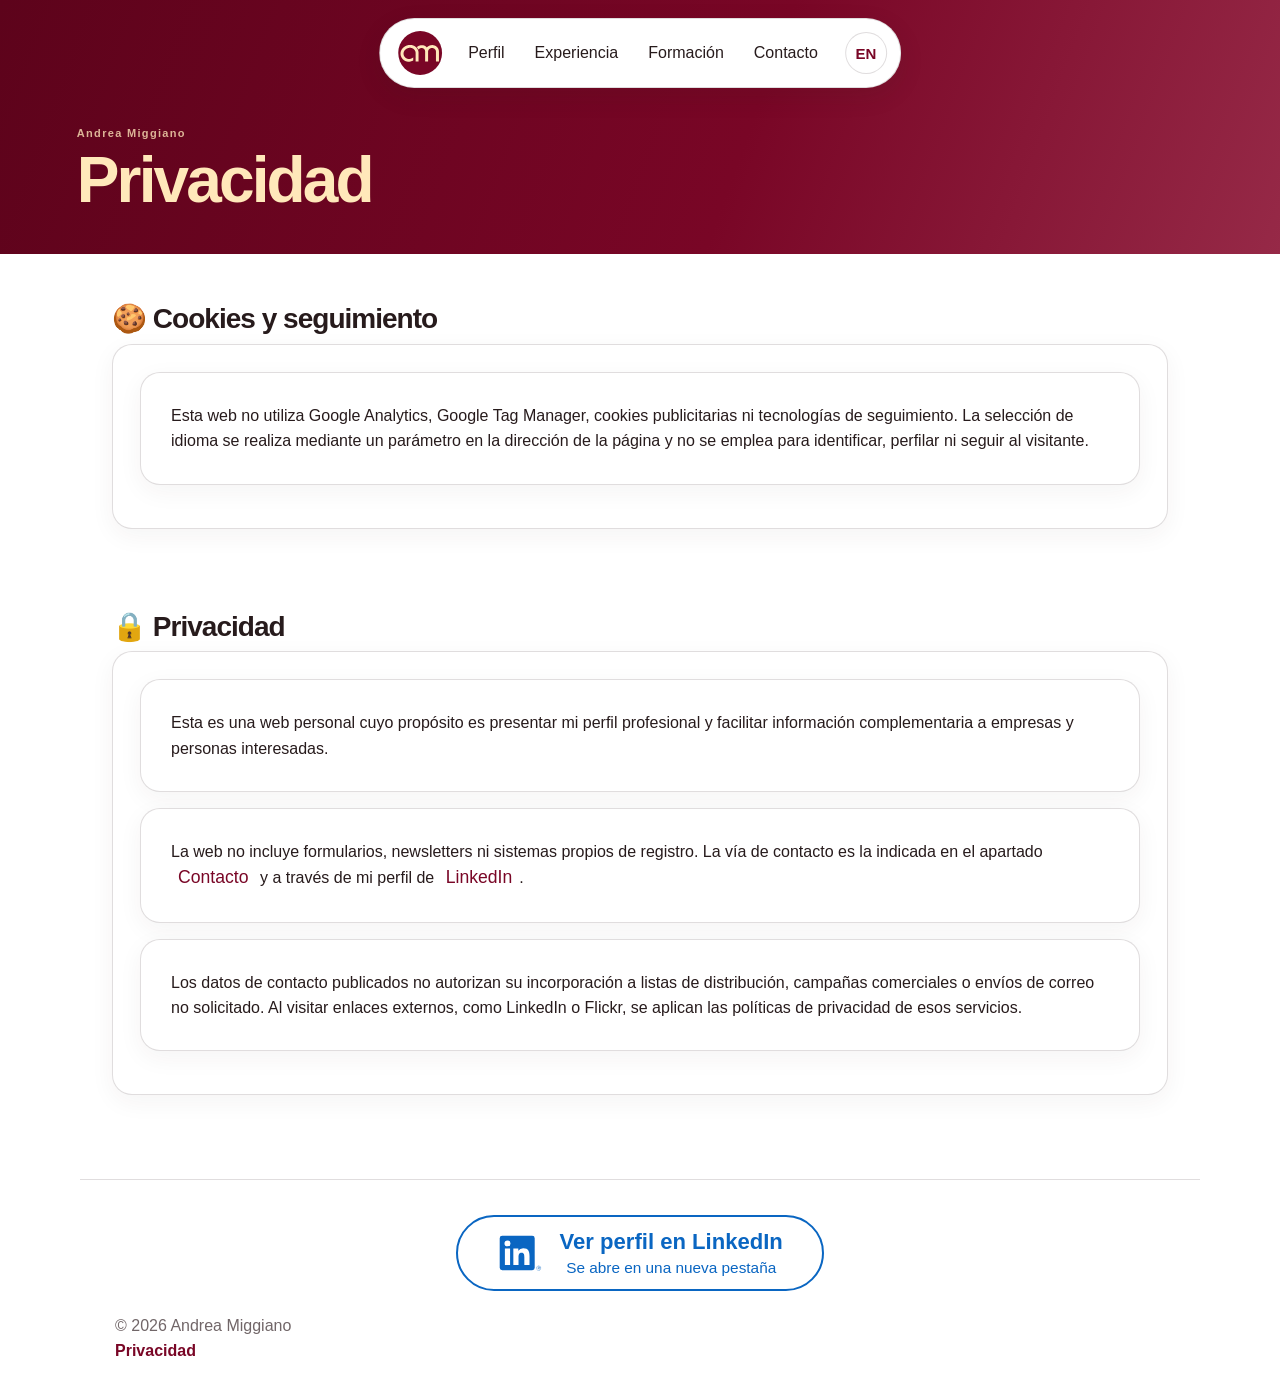
<file: privacy.html>
<!DOCTYPE html>
<html lang="es">

<head>
<!--Block Search indexing with noindex-->
    <meta name="robots" content="noindex, nofollow, nosnippet, noimageindex">

    <title>Privacidad</title>
    <meta charset="utf-8" />
    <link rel="stylesheet" href="https://stackpath.bootstrapcdn.com/bootstrap/4.3.1/css/bootstrap.min.css" integrity="sha384-ggOyR0iXCbMQv3Xipma34MD+dH/1fQ784/j6cY/iJTQUOhcWr7x9JvoRxT2MZw1T" crossorigin="anonymous">
    <link href='https://fonts.googleapis.com/css?family=Roboto:300,400,700' rel='stylesheet' type='text/css'>
    <link href="styles/style.css" type="text/css" rel="stylesheet">
    <link rel="manifest" href="site.webmanifest">
    <!--favicon-->
    <link rel="apple-touch-icon" sizes="180x180" href="apple-touch-icon.png">
    <link rel="icon" type="image/png" sizes="32x32" href="favicon-32x32.png">
    <link rel="icon" type="image/png" sizes="16x16" href="favicon-16x16.png">
    <link rel="mask-icon" href="safari-pinned-tab.svg" color="#790626">
    <meta name="apple-mobile-web-app-title" content="Andrea">
    <meta name="application-name" content="Andrea">
    <meta name="msapplication-TileColor" content="#ffffff">
    <meta name="theme-color" content="#ffffff">
    <!--Viewport for mobile devices-->
    <meta name="viewport" content="width=device-width, initial-scale=1">
    <script src="js/device-fixes.js"></script>
    <script>
        if (new URLSearchParams(window.location.search).get('lang') === 'en') {
            document.documentElement.classList.add('i18n-loading');
        }
    </script>
    <script src="js/finalist-nav.js" defer></script>
</head>

<body data-page="privacy">
<a id="language-switcher" data-i18n-ignore href="?lang=en" aria-label="Cambiar a inglés">EN</a>
<header class="container jumbo">
        <div class="row jumbo">
            <h1 class="col-sm-6"><a class="andrea-miggiano" href="index.html"><img id="am-logo" src="images/am-logo.svg" alt="am logo">Andrea Miggiano</a></h1>
            <nav class="col-sm-6 text-right">
                <a href="index.html">Perfil</a>
                <span class="bar">·</span>
                <a href="experience.html">Experiencia</a>
                <span class="bar">·</span>
                <a href="education.html">Formación</a>
            </nav>
        </div>
    </header>

    <!--MAIN IMAGE-->
    <section class="jumbotron">
        <div class="container">
            <div class="hero-panel">
                <h2 class="hero-title">Privacidad</h2>
            </div>
        </div>
    </section>

    <section class="container">
        <div>
            <h2>🍪 Cookies y seguimiento</h2>
            <div class="exp">
                <p class="privacy-intro">Esta web no utiliza Google Analytics, Google Tag Manager, cookies publicitarias ni tecnologías de seguimiento. La selección de idioma se realiza mediante un parámetro en la dirección de la página y no se emplea para identificar, perfilar ni seguir al visitante.</p>
            </div>
        </div>
    </section>
    <br>

    <section class="container">
        <div>
            <h2>🔒 Privacidad</h2>
            <div class="exp">
                <p class="privacy-intro">Esta es una web personal cuyo propósito es presentar mi perfil profesional y facilitar información complementaria a empresas y personas interesadas.</p>
                <p class="privacy-intro">La web no incluye formularios, newsletters ni sistemas propios de registro. La vía de contacto es la indicada en el apartado <a class="my-web-link" href="contact.html">Contacto</a> y a través de mi perfil de <a class="my-web-link" href="https://www.linkedin.com/in/andrea-miggiano/" target="_blank" rel="noopener">LinkedIn</a>.</p>
                <p class="privacy-intro">Los datos de contacto publicados no autorizan su incorporación a listas de distribución, campañas comerciales o envíos de correo no solicitado. Al visitar enlaces externos, como LinkedIn o Flickr, se aplican las políticas de privacidad de esos servicios.</p>
            </div>
        </div>
    </section>
    <br>

    <!--Professional footer-->
    <footer class="container site-footer">
        <div class="row justify-content-center">
            <a class="linkedin-view-button" href="https://www.linkedin.com/in/andrea-miggiano/" target="_blank" rel="noopener">
                <img class="linkedin-view-icon" src="images/linkedin-icon.svg" alt="" aria-hidden="true">
                <span class="linkedin-view-copy">
                    <span class="linkedin-view-title">Ver perfil en LinkedIn</span>
                    <span class="linkedin-view-note">Se abre en una nueva pestaña</span>
                </span>
            </a>
        </div>
        <p class="site-copyright">&copy;
            <script>
                document.write(new Date().getFullYear() + " Andrea Miggiano");
            </script>
        </p>
    </footer>

<!--Legal footer-->
    <div class="container legal">

        <nav class="row footer-links text-right2">
            <a class="legal-left control-links a-legal-footer" href="privacy.html">Privacidad</a>
            <a class="legal-right control-links a-legal-footer" href="contact.html">Contacto</a>
        </nav>
    </div>
    <script src="js/translations.js"></script>
    <script src="js/i18n.js"></script>
</body>

</html>
</file>
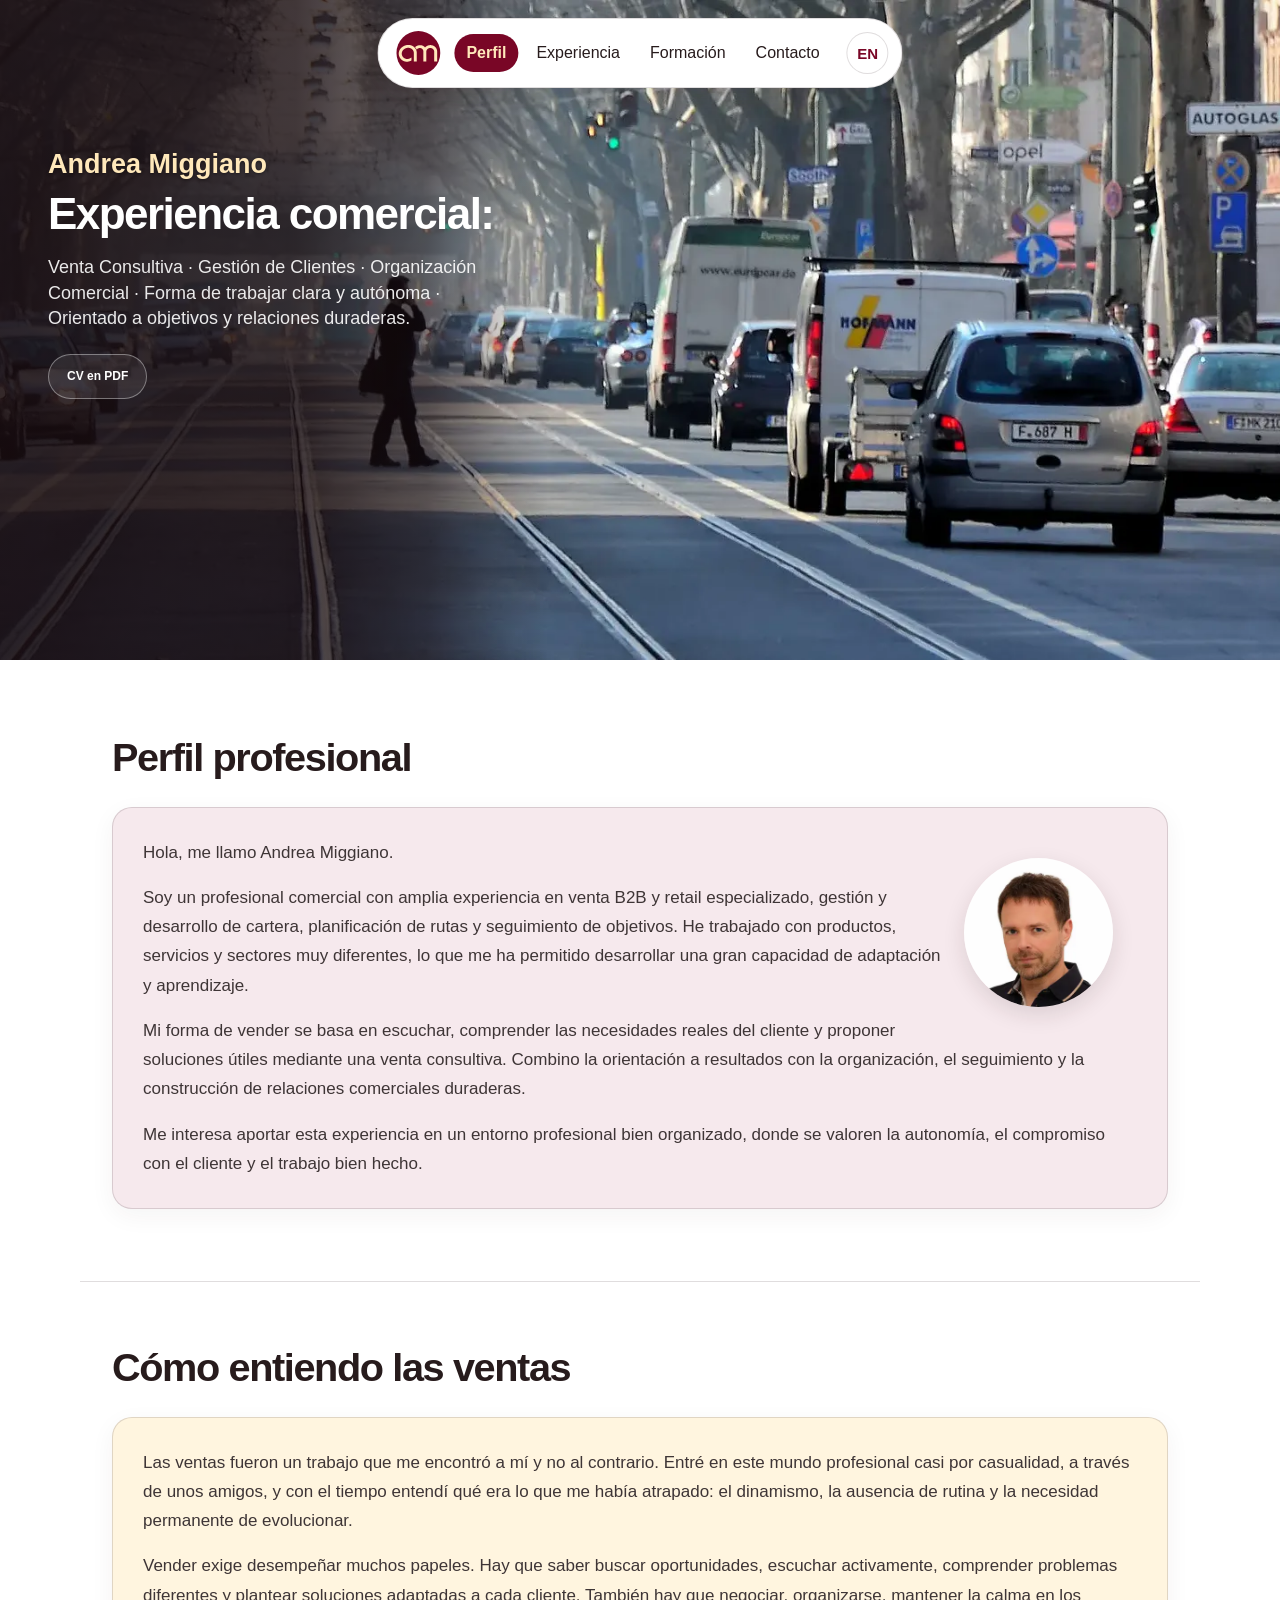
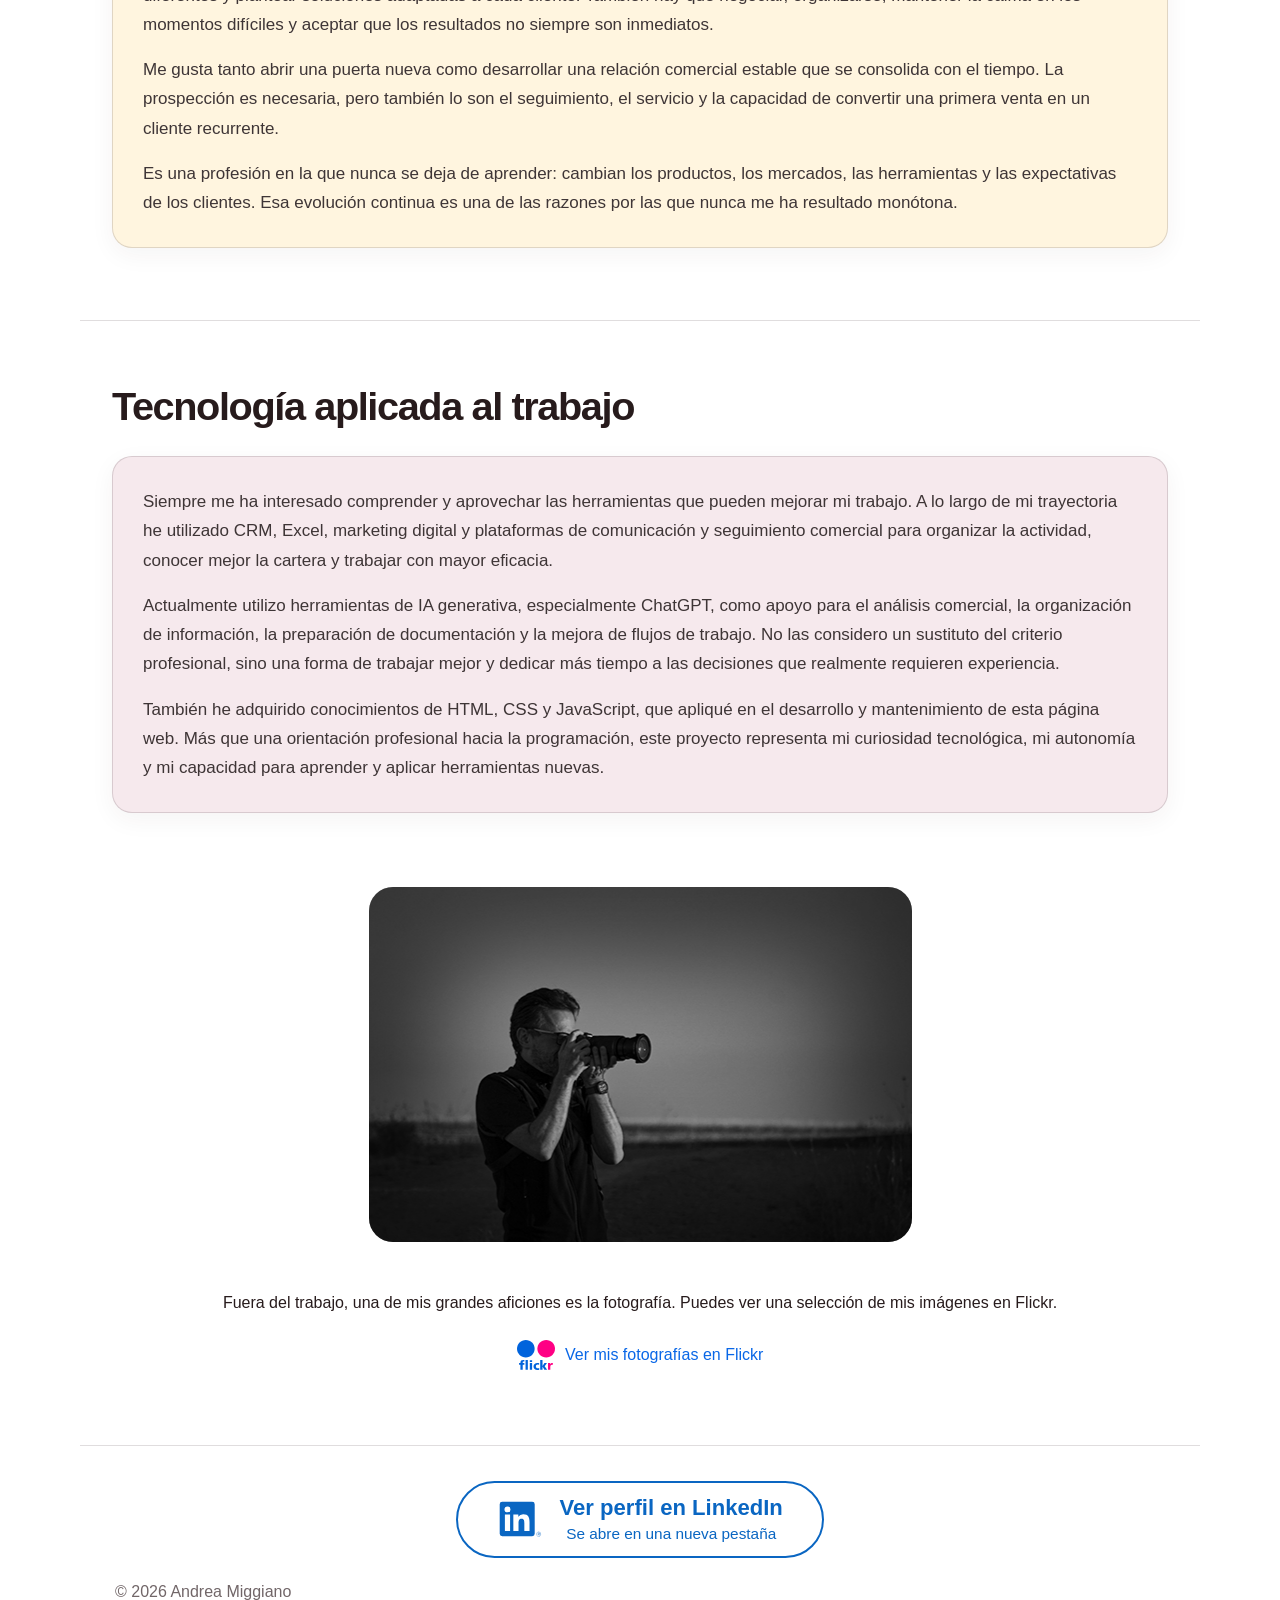
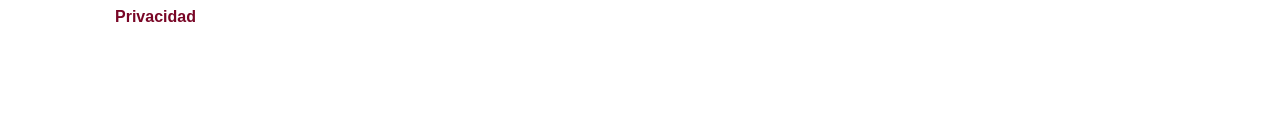
<file: profile.html>
<!DOCTYPE html>
<html lang="es">
<head>
    <meta charset="utf-8">
    <meta name="robots" content="noindex, nofollow, nosnippet, noimageindex">
    <meta name="viewport" content="width=device-width, initial-scale=1">
    <title>Andrea Miggiano | Perfil</title>
    <meta http-equiv="refresh" content="0; url=index.html">
    <script>
        window.location.replace('index.html' + window.location.search + window.location.hash);
    </script>
    <link rel="manifest" href="site.webmanifest">
</head>
<body>
    <p><a href="index.html">Abrir perfil de Andrea Miggiano</a></p>
</body>
</html>
</file>
<file: styles/style.css>
body,html{max-width:100%;overflow-x:hidden}body{font-family:Roboto,sans-serif;background-color:#fff;background-image:url(../images/hypnotize_bg.webp);width:100%}header{text-align-last:center!important}header .row{display:flex;align-items:center;box-shadow:0 0 8px 0 rgba(0,0,0,.4)}h1{font-weight:700;margin:0;color:#ff8000;font-size:clamp(1.5em,2.7vw,2.8em)}h2{font-size:clamp(1.3em,3vw,2em)}p{font-size:clamp(1.2em,.946vw,1.2857em)}nav{text-align-last:left}a{padding:0;margin:0;color:#007fff;font-size:clamp(.9em,1.2em,1.1em)}a:hover{color:#ff8000;text-decoration:none}#email-link{padding:0;margin:0;color:#007fff;font-size:clamp(1em,.946vw,1.2857em)}#email-link:hover{color:#ff8000}.andrea-miggiano{font-weight:700;color:#007fff;text-decoration:none}.andrea-miggiano:hover{text-decoration:none;color:#ff8000}.andrea-miggiano:link{text-decoration:none}.andrea-miggiano:visited{text-decoration:none}.andrea-miggiano:active{text-decoration:none}.UVA-background{background-color:#cc006610}.li-title{color:#007fff}.li-bold{font-weight:700!important}.li-cursive{font-style:italic}.li-company{list-style-type:none;color:#ff660099}.img-bottom-margin{padding-bottom:5px;display:block;width:auto;height:auto;max-width:100%;object-fit:cover}.li-circle-style{list-style-type:circle;font-weight:400}.jumbotron{background-image:url(../images/dsc4106.webp);background-size:cover;color:#fff;background-origin:border-box;background-position:35% 45%;display:block;min-height:490px;margin-top:70px}.jumbotron h2{font-size:clamp(2em,2.6vw,2.7em);font-weight:700;margin:0;color:#ff8000}.jumbotron h3{font-size:clamp(1.2em,2vw,2em);font-weight:700;margin:0;color:#ff8000}.jumbotron h4{font-size:clamp(.9em,1vw,1em);margin:0;color:#ff8000}.jumbo{overflow:hidden;position:fixed;top:0;width:100%;height:70px;background-color:#fff;z-index:2}#empty-div{margin:10px;min-width:.9em;height:355px;border-radius:1.5em;background:url(../images/me-shooting-photo.jpg);filter:grayscale(100%);box-shadow:inset 0 0 100px 80px rgba(0,0,0,.55);background-origin:border-box;background-position:25% 75%}#empty-div:hover{filter:none;box-shadow:none}#meimg{max-width:15%;min-width:90px;margin:20px;border-radius:50%;float:right;box-shadow:0 0 8px 0 rgba(0,0,0,.2)}.intro{padding:30px;background-color:#ff993320}.ending,.privacy-intro{padding:30px;background-color:#3399FF20}section p{text-align:justify-all;font-size:clamp(1em,.946vw,1.2857em)}section ul{font-size:clamp(1em,.946vw,1.2857em)}.edulogo{max-width:450px;height:auto}.contact-data{font-size:clamp(.9em,.946vw,1.2857em);padding:0}footer{font-size:.8em}#flickr{min-width:35px;min-height:auto;width:30px;max-width:35px;max-height:30px}#flickr:hover{opacity:.7}#flickr-check{font-size:clamp(1em,.946vw,1.2857em)}.justify-content-center{text-align-last:center;text-align:center}.my-web-link{padding:.4em}.text-right{padding:0;text-align-last:center;text-align:center}header .row{box-shadow:0 0 8px 0 rgba(0,0,0,.4)}.academy-logo{padding-left:20px;display:block;width:auto;height:auto;max-width:45%;object-fit:cover}.legal{vertical-align:middle;align-content:center;align-items:center}.legal-left{text-align:right!important;background-color:none;width:100px}.legal-right{text-align:left!important;background-color:none;width:100px}.footer-links{box-sizing:border-box;display:inline-flex!important;overflow:hidden;position:fixed;bottom:0;margin:0;left:0;right:0;width:100%;height:32px;background-color:#fff;text-align:center;font-size:clamp(.8em,.8vw,.9em);box-shadow:0 0 8px 0 rgba(0,0,0,.4);opacity:.95}.control-links{margin:auto}.text-right2{text-align-last:center!important}.control-links{background-blend-mode:exclusion;border:none;color:#007fff;font-size:clamp(1em,1.2em,1.2em);background:0 0;background-color:none;width:80px;padding:0}.histo{padding:30px}.ending,.histo,.intro{font-size:clamp(1em,.946vw,1.2857em)}.li-nostyle{list-style-type:none!important;font-weight:400}.copyright{padding:20}.a-legal-footer{width:auto;padding:0!important}.bar{padding:0;margin:0 .16em;color:#007fff;font-size:1.35em}#am-logo{float:left;position:fixed;width:2.1875rem;top:.4375rem;left:.4375rem}#am-logo:hover{opacity:.7}@media screen and (min-width:2560px){header .row{margin-left:0;box-shadow:0 0 10.64 0 rgba(0,0,0,.4)}h1{font-size:clamp(2.6534rem,2.7vw,3.724rem)}h2{font-size:clamp(1.729rem,3vw,2rem)}p{font-size:clamp(1.596rem,.946vw,1.71rem)}a{font-size:clamp(1.197rem,1.596rem,1.463rem)}.andrea-miggiano{font-size:4.0964rem}#email-link{font-size:clamp(1.33rem,.946vw,1.71rem)}.img-bottom-margin{padding-bottom:.4156rem;max-width:none;min-width:272.65px}.jumbotron{padding:5.32rem 2.66rem;margin-bottom:2.66rem;min-height:40.7313rem;margin-top:5.8188rem}.jumbotron h2{font-size:clamp(2rem,2.6vw,3.591rem)}.jumbotron h3{font-size:clamp(1.596rem,2vw,2.66rem)}.jumbotron h4{font-size:clamp(1.197rem,1vw,1.33rem)}.jumbo{height:5.8188rem}#empty-div{margin:13.33px;min-width:1.197rem;height:29.5094rem;border-radius:1.995rem;background-size:cover;box-shadow:inset 0 0 133px 106.4px rgba(0,0,0,.55)}#meimg{margin:1.6625rem;max-width:15%;min-width:11.25rem}.intro{padding:2.4938rem;margin-bottom:21.28px}.ending,.privacy-intro{padding:2.4938rem}section p{font-size:clamp(1.33rem,.946vw,1.71rem)}section ul{font-size:clamp(1.33rem,.946vw,1.71rem)}.edulogo{max-width:598.5px}.contact-data{font-size:clamp(1.197rem,.946vw,1.71rem)}footer{font-size:1.064rem}#flickr{min-width:3.4156rem;width:2.4938rem;max-width:3.4156rem;max-height:2.4938rem}#flickr-check{font-size:clamp(1.33rem,.946vw,1.71rem)}.my-web-link{padding:.532rem}.academy-logo{padding-left:1.6625rem;max-width:none;width:269.325px;height:auto}.legal-left{width:133px}.legal-right{width:133px}.footer-links{height:42.56px;font-size:clamp(1.064rem,.8vw,1.197rem)}.control-links{font-size:clamp(1.33rem,1.596em,1.596rem);width:106.4px}.histo{padding:2.4938rem}.ending,.histo,.intro{font-size:clamp(1.33rem,.946vw,1.71rem);margin-bottom:21.28px}.copyright{padding:20}#am-logo{width:2.9094rem;top:.5819rem;left:.5819rem}.container{padding-right:0;padding-left:0;max-width:94.7625rem}footer p{font-size:clamp(1.596rem,.946vw,1.71rem)}}@media screen and (min-width:3840px){header .row{box-shadow:0 0 16px 0 rgba(0,0,0,.4)}h1{font-size:clamp(3rem,2.7vw,5.6rem)}h2{font-size:clamp(2.6rem,3vw,4rem)}p{font-size:clamp(2.4rem,.946vw,2.5714rem)}a{font-size:clamp(1.8rem 2.4rem,2.4rem)}.andrea-miggiano{font-size:6.16rem}#email-link{font-size:clamp(2rem,.946vw,2.5714rem)}.img-bottom-margin{padding-bottom:.625rem;max-width:none;min-width:410px}.jumbotron{padding:8rem 4rem;margin-bottom:4rem;min-height:980px;margin-top:140px}.jumbotron h2{font-size:clamp(4rem,2.6vw,5.4rem)}.jumbotron h3{font-size:clamp(2.4rem,2vw,4rem)}.jumbotron h4{font-size:clamp(1.8rem 1vw,2rem)}.jumbo{height:140px}#empty-div{margin:20px;min-width:1.8rem;height:710px;border-radius:3rem;box-shadow:inset 0 0 200px 160px rgba(0,0,0,.55)}#meimg{margin:2.5rem;max-width:15%;min-width:22.5rem}.intro{padding:60px;margin-bottom:32px}.ending,.privacy-intro{padding:60px}section p{font-size:clamp(2rem,.946vw,2.5714rem)}section ul{font-size:clamp(2rem,.946vw,2.5714rem)}.edulogo{max-width:900px}.contact-data{font-size:clamp(1.8rem .946vw,2.5714rem)}footer{font-size:1.6rem}#flickr{min-width:70px;width:60px;max-width:70px;max-height:60px}#flickr-check{font-size:clamp(2rem,.946vw,2.5714rem)}.my-web-link{padding:.532rem}.academy-logo{padding-left:40px;max-width:none;width:405px;height:auto}.legal-left{width:200px}.legal-right{width:200px}.footer-links{height:64px;font-size:clamp(1.6rem,.8vw,1.8rem)}.control-links{font-size:clamp(2rem,2.4rem,2.4rem);width:160px}.histo{padding:60px}.ending,.histo,.intro{font-size:clamp(2rem,.946vw,2.5714rem);margin-bottom:32px}.copyright{padding:20}#am-logo{width:4.375rem;top:.875rem;left:.875rem}.container{padding-right:0;padding-left:0;max-width:142.5rem}footer p{font-size:clamp(2.4rem,.946vw,2.5714rem)}}@media screen and (min-width:7680px){header .row{box-shadow:0 0 128px 0 rgba(0,0,0,.4)}h1{font-size:clamp(6rem,2.7vw,2.8rem)}h2{font-size:clamp(1.3rem,3vw,8rem)}p{font-size:clamp(4.8rem,.946vw,5.1428rem)}a{font-size:clamp(3.6rem,4.8em,4.4rem)}.andrea-miggiano{font-size:12.32rem}#email-link{font-size:clamp(4rem,.946vw,5.1428rem)}.img-bottom-margin{padding-bottom:20px;max-width:none;min-width:820px}.jumbotron{padding:16rem 8rem;margin-bottom:8rem;min-height:1960px;margin-top:280px}.jumbotron h2{font-size:clamp(8rem,2.6vw,10.8rem)}.jumbotron h3{font-size:clamp(4.8rem,2vw,8rem)}.jumbotron h4{font-size:clamp(3.6rem,1vw,4rem)}.jumbo{height:280px}#empty-div{margin:40px;min-width:3.6rem;height:1420px;border-radius:6rem;box-shadow:inset 0 0 400px 320px rgba(0,0,0,.55)}#meimg{margin:5rem;max-width:10%;min-width:45rem}.intro{padding:120px;margin-bottom:64px}.ending,.privacy-intro{padding:120px}section p{font-size:clamp(4rem,.946vw,5.1428rem)}section ul{font-size:clamp(4rem,.946vw,5.1428rem)}.edulogo{max-width:1800px}.contact-data{font-size:clamp(3.6rem,.946vw,5.1428rem)}footer{font-size:3.2rem}#flickr{min-width:140px;width:120px;max-width:140px;max-height:120px}#flickr-check{font-size:clamp(4rem,.946vw,5.1428rem)}.my-web-link{padding:1.6rem}.academy-logo{padding-left:80px;max-width:none;width:810px;height:auto}.legal-left{width:400px}.legal-right{width:400px}.footer-links{height:128px;font-size:clamp(3.2rem,.8vw,3.6rem)}.control-links{font-size:clamp(4rem,4.8rem,4.8rem);width:320px}.histo{padding:120px}.ending,.histo,.intro{font-size:clamp(4rem,.946vw,5.1428rem);margin-bottom:64px}.copyright{padding:20}#am-logo{width:8.75rem;top:1.75rem;left:1.75rem}.container{padding-right:0;padding-left:0;max-width:285rem}footer p{font-size:clamp(4.8rem,.946vw,5.1428rem)}}.profile-block p:last-child{margin-bottom:0}.cv-section{padding-top:1rem;padding-bottom:1.5rem}.cv-view-button{display:inline-flex;align-items:center;justify-content:center;gap:.85rem;width:min(100%,23rem);min-height:5rem;padding:.8rem 1.15rem;border-radius:.8rem;background-color:#0066ff;color:#fff!important;text-decoration:none!important;box-shadow:0 4px 10px rgba(0,0,0,.18);transition:transform .2s ease,opacity .2s ease,box-shadow .2s ease}.cv-view-button:hover{color:#fff!important;opacity:.88;transform:translateY(1px);box-shadow:0 2px 7px rgba(0,0,0,.18)}.cv-view-button:focus-visible{outline:3px solid #ff9933!important;outline-offset:3px}.cv-view-icon{width:2.35rem;height:2.35rem;flex:0 0 auto;fill:none;stroke:currentColor;stroke-width:1.8;stroke-linecap:round;stroke-linejoin:round}.cv-view-copy{display:flex;flex-direction:column;text-align:left;line-height:1.2}.cv-view-title{font-size:clamp(1.1rem,2.5vw,1.45rem);font-weight:700}.cv-view-note{margin-top:.25rem;font-size:clamp(.82rem,1.8vw,.98rem);font-weight:400}.photography-section{padding-top:.5rem;padding-bottom:1rem}.flickr-link{display:inline-flex;align-items:center;gap:.65rem;padding:.55rem .85rem;border-radius:.55rem;color:#007fff;text-decoration:none;font-size:clamp(1rem,.946vw,1.2857rem)}.flickr-link:hover{color:#ff8000;text-decoration:none}.flickr-link #flickr{width:38px;max-width:38px;max-height:34px}.footer-links{justify-content:center;gap:clamp(3rem,14vw,11rem)}.footer-links .control-links{margin:0!important;width:auto!important}@media screen and (max-width:575px){.cv-view-button{width:calc(100% - 2rem)}.footer-links{gap:5rem}}.hero-panel{display:inline-block;max-width:min(92%,36rem);margin-top:1rem;margin-left:.35rem;padding:1rem 1.25rem 1.05rem;background:rgba(18,26,36,.56);border:1px solid rgba(255,255,255,.2);border-radius:1rem;box-shadow:0 8px 22px rgba(0,0,0,.14);backdrop-filter:blur(2px);-webkit-backdrop-filter:blur(2px)}.hero-panel--wide{max-width:min(92%,42rem)}.hero-panel .hero-title,.hero-panel .hero-line{margin:0;color:#ff8000;text-align:left;text-wrap:balance}.hero-panel .hero-title{font-size:clamp(2rem,2.8vw,3.15rem);font-weight:700;line-height:1.05}.hero-panel .hero-line{font-size:clamp(1.12rem,1.7vw,1.55rem);font-weight:700;line-height:1.18;margin-top:.35rem}.hero-panel .hero-line-small{font-size:clamp(1rem,1.15vw,1.2rem);font-weight:400;line-height:1.25;margin-top:.45rem}@media screen and (max-width:575px){.hero-panel{max-width:calc(100% - 1.5rem);margin-left:.25rem;padding:.95rem 1rem 1rem;border-radius:.85rem}.hero-panel .hero-title{font-size:clamp(1.85rem,8vw,2.55rem)}.hero-panel .hero-line{font-size:clamp(1.05rem,4.8vw,1.35rem)}.hero-panel .hero-line-small{font-size:clamp(.96rem,4.2vw,1.08rem);line-height:1.2}}body.no-hero-page{padding-top:calc(70px + 1.5rem)}.page-heading{padding-top:.5rem;padding-bottom:1rem}.hero-lines-mobile{display:none}#am-logo{transform:translateY(18%)}#language-switcher{transform:translateY(18%)!important}@media screen and (max-width:575px){.hero-panel{max-width:calc(100% - 1rem);margin-left:0;padding:.9rem 1rem .95rem}.hero-panel .hero-title{font-size:clamp(1.55rem,6.7vw,1.9rem);line-height:1.08;white-space:nowrap}.hero-line-desktop{display:none}.hero-lines-mobile{display:block}.hero-lines-mobile .hero-line{margin-top:.35rem}.hero-panel .hero-line{font-size:clamp(1rem,4.7vw,1.22rem);line-height:1.15}.hero-panel .hero-line-small{font-size:clamp(.96rem,4.2vw,1.08rem);margin-top:.45rem}}@media screen and (min-width:2560px){body.no-hero-page{padding-top:calc(5.8188rem + 2rem)}}@media screen and (min-width:3840px){body.no-hero-page{padding-top:calc(140px + 3rem)}}@media screen and (min-width:7680px){body.no-hero-page{padding-top:calc(280px + 6rem)}}.profile-section--internal{margin-top:clamp(1.6rem,2.2vw,2.15rem)}.profile-section>div>h2{margin-bottom:clamp(.65rem,1vw,.85rem)}@media screen and (min-width:1200px) and (max-width:2559px){#am-logo{width:2.40625rem;left:1.5rem}#language-switcher{width:2.40625rem!important;height:2.40625rem!important;right:1.5rem!important;font-size:clamp(1.54em,1.54em,2.2em)!important}}#meimg{aspect-ratio:1/1;object-fit:cover;height:auto}@media screen and (min-width:1200px) and (max-width:2559px){.hero-panel{transform:translateY(-1.35rem);padding:.8rem 1rem .85rem}.hero-panel .hero-title{font-size:clamp(1.8rem,2.15vw,2.55rem);line-height:1.05}.hero-panel .hero-line{font-size:clamp(1.02rem,1.3vw,1.3rem);line-height:1.16}.hero-panel .hero-line-small{font-size:clamp(.94rem,1vw,1.05rem);line-height:1.2}}.li-company{color:#007fff;font-size:1.08em;line-height:1.2}.li-title{color:#007fff;font-weight:400;line-height:1.25}.footer-spaced{margin-top:clamp(2.5rem,5vw,4.5rem)}@media screen and (max-width:575px){.footer-spaced{margin-top:2.5rem}}html.is-ipad{height:100%;overflow:hidden}html.is-ipad body{position:fixed;inset:0;width:100%;height:100%;overflow-y:auto;overflow-x:hidden;overscroll-behavior:none;padding-bottom:32px;-webkit-overflow-scrolling:auto}html.is-ipad .footer-links{position:fixed!important;inset:auto 0 0 0!important;width:100%!important;height:32px!important;min-height:32px!important;margin:0!important;z-index:1000!important;transform:none!important;-webkit-transform:none!important}

/* Version 12: explicit LinkedIn call-to-action and centered professional footer */
.site-footer{padding-top:1rem;padding-bottom:3.75rem}
.site-footer.footer-spaced{margin-top:clamp(2.5rem,5vw,4.5rem)}
.linkedin-view-button{display:inline-flex;align-items:center;justify-content:center;gap:1rem;width:min(100%,23rem);min-height:4.6rem;padding:.75rem 1.15rem;border:2px solid #0066ff;border-radius:.8rem;background:#fff;color:#0066ff!important;text-decoration:none!important;box-shadow:0 3px 8px rgba(0,0,0,.08);transition:transform .2s ease,background-color .2s ease,box-shadow .2s ease}
.linkedin-view-button:hover{color:#0066ff!important;background:rgba(0,102,255,.055);transform:translateY(1px);box-shadow:0 2px 6px rgba(0,0,0,.11)}
.linkedin-view-button:focus-visible{outline:3px solid #ff9933;outline-offset:3px}
.linkedin-view-icon{display:block;width:2.9rem;height:2.9rem;flex:0 0 auto;object-fit:contain}
.linkedin-view-copy{display:flex;flex-direction:column;text-align:left;line-height:1.2}
.linkedin-view-title{font-size:clamp(1.08rem,2.35vw,1.38rem);font-weight:700}
.linkedin-view-note{margin-top:.22rem;font-size:clamp(.8rem,1.7vw,.96rem);font-weight:400}
.site-copyright{margin:1.35rem 0 0;padding:0 1.25rem;font-size:clamp(1rem,.946vw,1.2857rem);text-align:left}
@media screen and (max-width:575px){.linkedin-view-button{width:calc(100% - 2rem);gap:.85rem}.linkedin-view-icon{width:2.75rem;height:2.75rem}.site-footer{padding-bottom:3.4rem}.site-copyright{margin-top:1.2rem;padding-left:1.6rem}}
@media screen and (min-width:2560px){.linkedin-view-button{width:30.59rem;min-height:6.118rem;padding:.9975rem 1.5295rem;border-width:2.66px;border-radius:1.064rem;gap:1.33rem}.linkedin-view-icon{width:3.591rem;height:3.591rem}.linkedin-view-title{font-size:1.835rem}.linkedin-view-note{font-size:1.277rem}.site-copyright{font-size:1.71rem}}
@media screen and (min-width:3840px){.linkedin-view-button{width:46rem;min-height:9.2rem;padding:1.5rem 2.3rem;border-width:4px;border-radius:1.6rem;gap:2rem}.linkedin-view-icon{width:5.4rem;height:5.4rem}.linkedin-view-title{font-size:2.76rem}.linkedin-view-note{font-size:1.92rem}.site-copyright{font-size:2.5714rem}}
@media screen and (min-width:7680px){.linkedin-view-button{width:92rem;min-height:18.4rem;padding:3rem 4.6rem;border-width:8px;border-radius:3.2rem;gap:4rem}.linkedin-view-icon{width:10.8rem;height:10.8rem}.linkedin-view-title{font-size:5.52rem}.linkedin-view-note{font-size:3.84rem}.site-copyright{font-size:5.1428rem}}

html.i18n-loading body{visibility:hidden}
#language-switcher{margin:0 auto;display:flex;align-items:center;justify-content:center;background-color:#007fff;color:#ff8000;width:2.1875rem;height:2.1875rem;border-radius:50%;text-decoration:none;position:fixed;top:.4375rem;right:.4375rem;font-weight:700;font-size:clamp(1.4em,1.4em,2em);z-index:100001;text-transform:uppercase;line-height:1;transform:translateY(18%)}
#language-switcher:hover{color:#ff8000;text-decoration:none;opacity:.7}
#language-switcher:focus-visible{outline:3px solid #ff9933;outline-offset:3px}
@media screen and (min-width:1200px) and (max-width:2559px){#language-switcher{width:2.40625rem;height:2.40625rem;right:1.5rem;font-size:clamp(1.54em,1.54em,2.2em)}}
@media screen and (min-width:2560px){#language-switcher{width:2.9093rem;height:2.9093rem;top:.5818rem;right:.5818rem;font-size:clamp(1.862em,1.862em,2.66em)}}
@media screen and (min-width:3840px){#language-switcher{width:4.375rem;height:4.375rem;top:.875rem;right:.875rem;font-size:clamp(2.8em,2.8em,4em)}}
@media screen and (min-width:7680px){#language-switcher{width:8.75rem;height:8.75rem;top:1.75rem;right:1.75rem;font-size:clamp(5.6em,5.6em,8em)}}


/* Experience: single controlled gap between CV and LinkedIn actions */
.experience-cv-section{padding-bottom:0}
.experience-footer{padding-top:2rem}

/* Profile: keep the CV button visually centered between the text block and the photo */
.profile-cv-section{padding-top:1.15rem;padding-bottom:.55rem}
.profile-photo-section #empty-div{margin-top:.6rem;margin-bottom:.5rem}
@media screen and (max-width:575px){.profile-cv-section{padding-top:1.1rem;padding-bottom:.55rem}.profile-photo-section #empty-div{margin-top:.55rem;margin-bottom:.45rem}}

/* Profile block color rhythm: blue → orange → blue */
.profile-block.intro{background-color:#3399FF20}
.histo{background-color:#ff993320}
.ending{background-color:#3399FF20}


/* ===== FUSION RC1: antiguo finalist.css, conservado íntegro y en el mismo orden de cascada ===== */

/* AM WEB · finalistas AM-107 / AM-407
   Base: codecademy-main (2) + logo actualizado del 28/09/2026
   Concepto: H1 · T2 · S2. Esta hoja se carga DESPUÉS del CSS canónico. */
:root{
  --am-burgundy:#790626;
  --am-cream:#FFE8BA;
  --am-ink:#271b1c;
  --am-muted:#716668;
  --am-line:rgba(38,20,23,.14);
  --am-soft:#f7f5f4;
  --am-white:#fff;
  --am-shadow:0 14px 42px rgba(53,28,31,.10);
  --am-font:"Segoe UI",Aptos,Calibri,Arial,sans-serif;
}
*{box-sizing:border-box}
html{scroll-behavior:smooth}
body{
  margin:0!important;
  min-height:100vh;
  background:#fff!important;
  color:var(--am-ink)!important;
  font-family:var(--am-font)!important;
  font-size:16px;
  line-height:1.58;
}
body.menu-open{overflow:hidden}
a{transition:color .16s ease,background .16s ease,border-color .16s ease,opacity .16s ease}
body > header.jumbo{display:none!important}
body > #language-switcher{display:none!important}
body > .jumbotron{display:none!important}
body > section.page-heading{display:none!important}
body > section.am-original-title-hidden{display:none!important}
.i18n-loading body{visibility:hidden}

/* ------- navegación común ------- */
.am-desktop-nav a,.am-mobile-nav a{text-decoration:none!important;color:inherit}
.am-wordmark{font-size:20px;font-weight:800;letter-spacing:-.035em;line-height:1.1;color:var(--am-ink)}
.am-site-logo{display:block;width:68px;height:68px}
.am-nav-links{display:flex}
.am-nav-links a{position:relative;font-weight:400}
.am-nav-links a.is-active{font-weight:800;color:var(--am-burgundy)}
.am-nav-extra{font-size:12px;color:var(--am-muted)}
.am-lang-slot{display:flex;justify-content:center;align-items:center}
.am-lang-slot #language-switcher{
  position:static!important;display:inline-flex!important;align-items:center;justify-content:center;
  width:38px;height:38px;margin:0!important;border:1px solid var(--am-line)!important;border-radius:999px;
  background:#fff!important;color:var(--am-burgundy)!important;font-size:11px!important;font-weight:800!important;
  text-decoration:none!important;box-shadow:none!important;z-index:auto!important;
}
.am-quick-links{display:flex;gap:10px;justify-content:center;align-items:center}
.am-quick-links a{display:grid;place-items:center;width:34px;height:34px;border:1px solid var(--am-line);border-radius:50%;font-size:10px;font-weight:800;color:var(--am-muted)}
.am-quick-links a:hover{color:var(--am-burgundy);border-color:rgba(121,6,38,.38)}

.am-mobile-head{display:none;position:fixed;left:0;right:0;top:0;height:72px;padding:8px 14px;background:#fff;border-bottom:1px solid var(--am-line);z-index:1002;align-items:center;justify-content:space-between}
.am-mobile-brand{display:flex;align-items:center;gap:9px;text-decoration:none!important;color:var(--am-ink)!important}
.am-mobile-brand .am-site-logo{width:48px;height:48px}
.am-mobile-brand .am-wordmark{font-size:16px}
.am-mobile-menu-btn{width:46px;height:46px;border:0;border-radius:50%;display:grid;place-items:center;background:var(--am-burgundy);color:var(--am-cream);font:700 24px/1 var(--am-font);cursor:pointer}
.am-mobile-curtain{display:none}

/* ------- portada H1 · T2 · S2 ------- */
.am-home-hero{
  position:relative;min-height:620px;overflow:hidden;
  background:
    linear-gradient(90deg,rgba(22,11,14,.78),rgba(22,11,14,.12)),
    url('../images/dsc4106.webp') center center/cover no-repeat;
}
.am-home-copy{position:absolute;left:clamp(34px,6vw,92px);bottom:clamp(48px,8vw,102px);width:min(690px,72%);color:#fff}
.am-home-copy .am-kicker{margin:0 0 9px;color:var(--am-cream);font-size:12px;font-weight:800;letter-spacing:.09em;text-transform:uppercase}
.am-home-copy h1{margin:0;font-family:var(--am-font);font-size:clamp(48px,5.4vw,82px);font-weight:800;letter-spacing:-.048em;line-height:.96;color:#fff}
.am-home-copy .am-lede{max-width:680px;margin:20px 0 0;color:rgba(255,255,255,.84);font-size:clamp(18px,1.55vw,23px);line-height:1.38}
.am-hero-actions{display:flex;gap:11px;flex-wrap:wrap;margin-top:26px}
.am-hero-actions a{display:inline-flex;align-items:center;justify-content:center;min-height:45px;padding:0 18px;border-radius:999px;font-size:12px;font-weight:800;text-decoration:none!important}
.am-primary{background:var(--am-burgundy);color:var(--am-cream)!important;border:1px solid var(--am-burgundy)}
.am-secondary{background:rgba(255,255,255,.08);color:#fff!important;border:1px solid rgba(255,255,255,.38)}
.am-primary:hover{background:#65031f}.am-secondary:hover{background:rgba(255,255,255,.16)}

.am-page-hero{min-height:250px;display:flex;align-items:flex-end;padding:78px clamp(28px,6vw,88px) 42px;background:linear-gradient(110deg,#5d031b 0%,#790626 58%,#962947 100%);color:var(--am-cream)}
.am-page-hero .am-kicker{margin:0 0 6px;font-size:11px;letter-spacing:.12em;font-weight:800;opacity:.78}
.am-page-hero h1{margin:0;color:var(--am-cream);font-size:clamp(38px,5vw,70px);font-weight:800;letter-spacing:-.045em;line-height:1}

/* ------- contenido canónico, reinterpretado ------- */
body > .container,body > section.container,body > footer.container{max-width:1120px!important}
body > section.container{padding-left:32px!important;padding-right:32px!important}
body[data-page="profile"] .profile-section{padding-top:62px!important;padding-bottom:44px!important}
body[data-page="profile"] .profile-section--primary{padding-top:74px!important}
body[data-page="profile"] .profile-block{font-size:17px;line-height:1.72;color:#3e3536}
body[data-page="profile"] .profile-section h2,
body[data-page="experience"] > section.container > h2,
body[data-page="education"] .page-heading h2,
body[data-page="privacy"] section.container h2{
  color:var(--am-ink)!important;font-family:var(--am-font)!important;font-weight:800!important;letter-spacing:-.035em!important
}
body[data-page="profile"] .profile-section h2{font-size:clamp(30px,3.1vw,44px);margin-bottom:25px!important}
body[data-page="profile"] #meimg{border-radius:50%!important;box-shadow:0 8px 22px rgba(39,27,28,.12);margin-right:24px!important}
body[data-page="profile"] .profile-section--internal{border-top:1px solid var(--am-line)}
body[data-page="profile"] .cv-section{padding-top:36px!important;padding-bottom:58px!important}
body[data-page="profile"] .profile-photo-section{padding-top:20px!important}
body[data-page="profile"] .photography-section{padding-top:40px!important}

/* Experiencia: convierte cada puesto en una ficha legible sin tocar el contenido */
body[data-page="experience"] > section.container:first-of-type{padding-top:64px!important;padding-bottom:50px!important}
body[data-page="experience"] section.intro{
  width:100%!important;max-width:none!important;margin:0 0 24px!important;padding:26px!important;
  border:1px solid var(--am-line);border-radius:20px;background:#fff;box-shadow:0 7px 24px rgba(61,39,42,.05);
  display:grid;grid-template-columns:150px minmax(220px,.7fr) minmax(300px,1.7fr);gap:22px;align-items:start
}
body[data-page="experience"] section.intro + br{display:none}
body[data-page="experience"] section.intro > .col-sm-6,
body[data-page="experience"] section.intro > ul.col-sm-6{width:auto!important;max-width:none!important;flex:none!important;padding:0!important;margin:0!important}
body[data-page="experience"] section.intro img{max-width:125px!important;max-height:70px!important;width:auto!important;height:auto!important;object-fit:contain}
body[data-page="experience"] section.intro ul{list-style:none!important}
body[data-page="experience"] section.intro .li-company{font-size:17px!important;color:var(--am-burgundy)!important}
body[data-page="experience"] section.intro .li-title{font-weight:700!important;margin-top:3px}
body[data-page="experience"] section.intro p{margin:0!important;color:#4b4243;line-height:1.65}

/* Formación */
body[data-page="education"] > section.container{padding-top:30px!important;padding-bottom:18px!important}
body[data-page="education"] .row{row-gap:24px}
body[data-page="education"] .edulogo{height:100%;padding:25px!important;border:1px solid var(--am-line);border-radius:20px;background:#fff;box-shadow:0 7px 24px rgba(61,39,42,.05)}
body[data-page="education"] .academy-logo{max-height:72px!important;max-width:160px!important;width:auto!important;object-fit:contain;margin-bottom:20px!important;padding-left:0!important}
body[data-page="education"] .edulogo ul{padding-left:20px!important}
body[data-page="education"] .li-bold{color:var(--am-burgundy)!important}

/* Contacto / privacidad */
body[data-page="contact"] .contact-data{padding-top:72px!important;padding-bottom:90px!important}
body[data-page="contact"] .contact-data ul{max-width:720px;margin:0 auto!important;padding:34px!important;border:1px solid var(--am-line);border-radius:20px;background:#fff;box-shadow:var(--am-shadow);list-style:none!important;font-size:18px}
body[data-page="contact"] .contact-data li{padding:9px 0}
body[data-page="privacy"] > section.container{padding-top:48px!important;padding-bottom:8px!important}
body[data-page="privacy"] > section.container .exp{padding:27px!important;border:1px solid var(--am-line);border-radius:20px;background:#fff;box-shadow:0 7px 24px rgba(61,39,42,.05)}
body[data-page="privacy"] > section.container h2{font-size:28px!important}

/* Botones y pie canónicos */
.cv-view-button,.linkedin-view-button{border-radius:999px!important;border-color:rgba(121,6,38,.24)!important;box-shadow:none!important;background:#fff!important;color:var(--am-ink)!important}
.cv-view-button:hover,.linkedin-view-button:hover{border-color:var(--am-burgundy)!important;color:var(--am-burgundy)!important}
.cv-view-icon{stroke:var(--am-burgundy)!important}
.site-footer{margin-top:50px!important;padding-top:35px!important;border-top:1px solid var(--am-line)}
.site-copyright{color:var(--am-muted)!important}
.legal{padding-bottom:34px!important}.a-legal-footer{color:var(--am-muted)!important}.a-legal-footer:hover{color:var(--am-burgundy)!important}
.my-web-link{color:var(--am-burgundy)!important}

/* Accesibilidad */
.am-nav-links a:focus-visible,.am-mobile-menu-btn:focus-visible,.am-lang-slot a:focus-visible,.am-quick-links a:focus-visible,.am-hero-actions a:focus-visible{outline:3px solid rgba(121,6,38,.28);outline-offset:3px}

@media(max-width:980px){
  body[data-page="experience"] section.intro{grid-template-columns:130px 1fr}
  body[data-page="experience"] section.intro p{grid-column:1/-1}
}
@media(max-width:820px){
  body{padding-left:0!important;padding-top:72px!important}
  .am-desktop-nav{display:none!important}
  .am-mobile-head{display:flex}
  .am-mobile-curtain{
    display:flex;position:fixed;left:0;right:0;top:72px;height:calc(100dvh - 72px);z-index:1001;
    padding:28px 24px 26px;background:#fff;flex-direction:column;align-items:center;
    transform:translateY(-112%);pointer-events:none;transition:transform .32s cubic-bezier(.22,.75,.25,1);box-shadow:0 12px 28px rgba(0,0,0,.14)
  }
  .am-mobile-curtain.open{transform:translateY(0);pointer-events:auto}
  .am-mobile-curtain .am-nav-links{width:min(420px,100%);margin:8px auto 0;flex-direction:column;text-align:center}
  .am-mobile-curtain .am-nav-links a{padding:17px 8px;font-size:23px}
  .am-mobile-curtain .am-nav-links a:not(:last-child)::after{content:"";position:absolute;left:50%;bottom:0;width:25px;height:1px;background:var(--am-line);transform:translateX(-50%)}
  .am-mobile-curtain .am-nav-links a.is-active::before{content:"";position:absolute;left:50%;top:1px;width:105px;height:2px;background:var(--am-burgundy);transform:translateX(-50%)}
  .am-mobile-curtain .am-mobile-bottom{margin-top:auto;text-align:center;color:var(--am-muted)}
  .am-mobile-curtain .am-lang-slot{margin-bottom:18px}
  .am-mobile-curtain .am-lang-slot #language-switcher{width:44px;height:44px;font-size:12px!important}
  .am-mobile-curtain .am-quick-links{gap:18px}.am-mobile-curtain .am-quick-links a{width:42px;height:42px;font-size:10px}
  .am-home-hero{min-height:570px;background-position:42% center}
  .am-home-copy{left:23px;bottom:36px;width:calc(100% - 46px)}
  .am-home-copy h1{font-size:42px;line-height:1}
  .am-home-copy .am-lede{font-size:16px}
  .am-page-hero{min-height:210px;padding:52px 23px 34px}
  .am-page-hero h1{font-size:42px}
  body > section.container{padding-left:22px!important;padding-right:22px!important}
  body[data-page="profile"] .profile-section{padding-top:42px!important;padding-bottom:34px!important}
  body[data-page="profile"] .profile-section--primary{padding-top:50px!important}
  body[data-page="profile"] #meimg{float:none!important;display:block;margin:0 0 24px!important}
  body[data-page="experience"] > section.container:first-of-type{padding-top:44px!important}
  body[data-page="experience"] section.intro{display:block;padding:22px!important}
  body[data-page="experience"] section.intro > *{margin-bottom:15px!important}
  body[data-page="experience"] section.intro p{margin-bottom:0!important}
  body[data-page="education"] .edulogo{padding:22px!important}
  body[data-page="contact"] .contact-data{padding-top:45px!important;padding-bottom:60px!important}
  .site-footer{padding-left:22px!important;padding-right:22px!important}
}
@media(max-width:480px){
  .am-mobile-brand .am-wordmark{font-size:15px}.am-home-copy h1{font-size:38px}.am-home-copy .am-kicker{font-size:10px}.am-hero-actions a{font-size:11px;padding:0 14px}
}

/* ===== AM-407 · N5 navegación flotante ===== */
@media(min-width:821px){
  body{padding-left:0!important}
  .am-floating-nav{
    position:fixed;z-index:1000;left:50%;top:18px;transform:translateX(-50%);display:flex;align-items:center;gap:10px;
    padding:8px 10px 8px 13px;border:1px solid var(--am-line);border-radius:999px;background:rgba(255,255,255,.92);
    box-shadow:0 8px 24px rgba(52,30,27,.12);backdrop-filter:blur(12px);-webkit-backdrop-filter:blur(12px)
  }
  .am-floating-brand{display:flex;align-items:center;text-decoration:none!important}.am-floating-brand .am-site-logo{width:40px;height:40px}
  .am-floating-nav .am-nav-links{align-items:center;gap:4px;white-space:nowrap}
  .am-floating-nav .am-nav-links a{padding:8px 10px;border-radius:999px;font-size:12px}
  .am-floating-nav .am-nav-links a.is-active{background:var(--am-burgundy);color:var(--am-cream)}
  .am-floating-nav .am-lang-slot{margin-left:2px}.am-floating-nav .am-lang-slot #language-switcher{width:34px;height:34px}
  .am-home-hero{padding-top:74px}
  .am-page-hero{padding-top:125px}
}


/* ===== AJUSTES AM-407 · 28/09/2026 · identidad + footer + mobile 53 ===== */
:root{
  --am-burgundy-pastel:#f6e9ed;
  --am-cream-pastel:#fff5df;
  --am-linkedin:#0A66C2;
}

/* Hero: nombre sobre la fotografía y contenido siempre por encima del fondo */
.am-home-copy{z-index:1}
.am-home-copy .am-kicker{text-transform:none!important}

/* Identidad cromática en los tres bloques de Perfil */
body[data-page="profile"] .profile-block.intro{
  background:var(--am-burgundy-pastel)!important;
}
body[data-page="profile"] .profile-block.histo{
  background:var(--am-cream-pastel)!important;
}
body[data-page="profile"] .profile-block.ending{
  background:var(--am-burgundy-pastel)!important;
}

/* Botón CV: borde granate, normal suave -> hover más intenso */
.cv-view-button{
  border:2px solid var(--am-burgundy)!important;
  border-radius:999px!important;
  background:#fff!important;
  color:var(--am-burgundy)!important;
  box-shadow:0 2px 7px rgba(121,6,38,.07)!important;
  opacity:1!important;
  transform:none!important;
  transition:background-color .18s ease,color .18s ease,border-color .18s ease,box-shadow .18s ease,transform .18s ease!important;
}
.cv-view-button:hover{
  border-color:var(--am-burgundy)!important;
  background:var(--am-burgundy-pastel)!important;
  color:var(--am-burgundy)!important;
  box-shadow:0 5px 14px rgba(121,6,38,.17)!important;
  opacity:1!important;
  transform:translateY(-1px)!important;
}
.cv-view-icon{stroke:var(--am-burgundy)!important}

/* LinkedIn: azul oficial, normal suave -> hover más intenso */
.linkedin-view-button{
  border:2px solid var(--am-linkedin)!important;
  border-radius:999px!important;
  background:#fff!important;
  color:var(--am-linkedin)!important;
  box-shadow:0 2px 7px rgba(10,102,194,.07)!important;
  opacity:1!important;
  transform:none!important;
  transition:background-color .18s ease,color .18s ease,border-color .18s ease,box-shadow .18s ease,transform .18s ease!important;
}
.linkedin-view-button:hover{
  border-color:var(--am-linkedin)!important;
  background:rgba(10,102,194,.09)!important;
  color:var(--am-linkedin)!important;
  box-shadow:0 5px 14px rgba(10,102,194,.18)!important;
  opacity:1!important;
  transform:translateY(-1px)!important;
}

/* Retira la antigua barra legal inferior. Privacidad pasa debajo del copyright. */
body > .legal{display:none!important}
.site-footer{padding-bottom:34px!important}
.am-footer-privacy{
  display:block;
  width:max-content;
  margin:2px 0 0;
  color:var(--am-muted)!important;
  font-size:13px!important;
  font-weight:400!important;
  line-height:1.35;
  text-decoration:none!important;
}
.am-footer-privacy:hover{color:var(--am-burgundy)!important;text-decoration:none!important}

/* El selector EN heredaba un translateY del CSS antiguo: se anula para centrarlo. */
.am-lang-slot #language-switcher{
  transform:none!important;
  line-height:1!important;
  padding:0!important;
}

@media(max-width:820px){
  /* 53 × 53 para TODOS los controles redondos del sistema mobile */
  .am-mobile-brand .am-site-logo{width:53px!important;height:53px!important}
  .am-mobile-menu-btn{width:53px!important;height:53px!important;min-width:53px!important;min-height:53px!important}
  .am-mobile-curtain .am-lang-slot #language-switcher{width:53px!important;height:53px!important}
  .am-mobile-curtain .am-quick-links a{width:53px!important;height:53px!important;min-width:53px!important;min-height:53px!important}

  /* La cabecera de 72 px admite 53 px + márgenes sin aumentar su altura. */
  .am-mobile-head{height:72px!important;padding:8px 14px!important}

  /* Navegación principal centrada verticalmente en la cortina. */
  .am-mobile-curtain .am-nav-links{
    position:absolute!important;
    left:24px!important;
    right:24px!important;
    top:50%!important;
    width:auto!important;
    margin:0!important;
    transform:translateY(-50%)!important;
  }
  .am-footer-privacy{font-size:12px!important}
}

/* ===== AJUSTE MOBILE · legibilidad y centrado exacto de controles 53x53 ===== */
@media(max-width:820px){
  /* Círculos inferiores e idioma: tipografía mucho más legible y centro geométrico real. */
  .am-mobile-curtain .am-lang-slot #language-switcher,
  .am-mobile-curtain .am-quick-links a{
    display:flex!important;
    align-items:center!important;
    justify-content:center!important;
    width:53px!important;
    height:53px!important;
    min-width:53px!important;
    min-height:53px!important;
    padding:0!important;
    margin:0!important;
    line-height:1!important;
    text-align:center!important;
    text-indent:0!important;
    vertical-align:middle!important;
    font-size:16px!important;
    font-weight:800!important;
  }

  /* El botón abrir/cerrar conserva 53x53 y centra también el glifo. */
  .am-mobile-menu-btn{
    display:flex!important;
    align-items:center!important;
    justify-content:center!important;
    width:53px!important;
    height:53px!important;
    min-width:53px!important;
    min-height:53px!important;
    padding:0!important;
    line-height:1!important;
    text-align:center!important;
    font-size:28px!important;
  }

  /* Mantiene aire suficiente entre los tres botones inferiores. */
  .am-mobile-curtain .am-quick-links{
    display:flex!important;
    align-items:center!important;
    justify-content:center!important;
    gap:18px!important;
  }
}

/* ===== AJUSTE MOBILE · hero jerárquico + centrado óptico de controles ===== */
@media(max-width:820px){
  /* Centrado óptico: conserva el círculo 53x53 y baja ligeramente el glifo. */
  .am-mobile-curtain .am-lang-slot #language-switcher,
  .am-mobile-curtain .am-quick-links a{
    box-sizing:border-box!important;
    font:800 18px/1 var(--am-font)!important;
    padding:2px 0 0!important;
  }

  /* En el hero, texto arriba y acciones abajo: los botones conservan su zona. */
  .am-home-copy{
    top:30px!important;
    bottom:36px!important;
    left:23px!important;
    width:calc(100% - 46px)!important;
    display:flex!important;
    flex-direction:column!important;
  }
  .am-home-copy .am-kicker{
    margin:0 0 8px!important;
    font-size:16px!important;
    line-height:1.15!important;
    letter-spacing:.025em!important;
  }
  .am-home-copy h1{
    font-size:32px!important;
    line-height:.98!important;
    letter-spacing:-.04em!important;
  }
  .am-home-copy .am-lede{
    margin-top:14px!important;
    font-size:16px!important;
    line-height:1.38!important;
  }
  .am-home-copy .am-hero-actions{
    margin-top:auto!important;
    align-self:flex-start!important;
  }
}

@media(max-width:360px){
  .am-home-copy h1{font-size:29px!important}
  .am-home-copy .am-kicker{font-size:15px!important}
}

/* ===== AJUSTE MOBILE · limpieza final 28/09/2026 ===== */

/* LinkedIn: sin sombra azul. Hover clásico con sombra gris neutra. */
.linkedin-view-button{
  box-shadow:none!important;
}
.linkedin-view-button:hover{
  box-shadow:0 5px 14px rgba(0,0,0,.18)!important;
}

/* El acceso grande al CV del contenido ya no es necesario. */
body[data-page="profile"] .cv-section{
  display:none!important;
}

@media(max-width:820px){
  /* Menú móvil: texto centrado de verdad dentro de todo el ancho disponible. */
  .am-mobile-curtain .am-nav-links a{
    display:flex!important;
    align-items:center!important;
    justify-content:center!important;
    width:100%!important;
    text-align:center!important;
    padding-left:8px!important;
    padding-right:8px!important;
  }

  /* En móvil basta con el acceso circular CV del menú. */
  .am-home-copy .am-hero-actions .am-secondary{
    display:none!important;
  }

  /* Fotografía limpia: se elimina el velo/gradiente oscuro-azulado del hero móvil. */
  .am-home-hero{
    background-image:url('../images/dsc4106.webp')!important;
    background-position:42% center!important;
    background-size:cover!important;
    background-repeat:no-repeat!important;
  }
}


/* ===== AJUSTE HERO DESKTOP · texto y jerarquía 28/09/2026 ===== */
@media(min-width:821px){
  /* Andrea Miggiano debe leerse claramente sobre la fotografía. */
  .am-home-copy .am-kicker{
    font-size:20px!important;
    line-height:1.15!important;
    letter-spacing:.025em!important;
    margin-bottom:12px!important;
    text-shadow:0 1px 3px rgba(0,0,0,.42);
  }

  /* El titular desktop deja de dominar la imagen; mobile conserva su tamaño actual. */
  .am-home-copy h1{
    font-size:clamp(44px,3.2vw,60px)!important;
    line-height:1.02!important;
    letter-spacing:-.035em!important;
  }

  .am-home-copy .am-lede{
    max-width:820px!important;
    margin-top:18px!important;
    font-size:clamp(18px,1.25vw,21px)!important;
    line-height:1.42!important;
  }
}

/* ===== AM-407 · navegación desktop +4 px · 28/09/2026 =====
   Solo desktop. Mobile queda intacto. */
@media(min-width:821px){
  .am-floating-nav{
    gap:12px!important;
    padding:10px 13px 10px 16px!important;
  }
  .am-floating-brand .am-site-logo{
    width:48px!important;
    height:48px!important;
  }
  .am-floating-nav .am-nav-links{
    gap:6px!important;
  }
  .am-floating-nav .am-nav-links a{
    padding:10px 12px!important;
    font-size:16px!important;
    line-height:1.15!important;
  }
  .am-floating-nav .am-lang-slot{
    margin-left:3px!important;
  }
  .am-floating-nav .am-lang-slot #language-switcher{
    width:42px!important;
    height:42px!important;
    font-size:15px!important;
    line-height:1!important;
  }
}

/* ===== AJUSTE MOBILE · velo superior + CV circular · 28/09/2026 ===== */
@media(max-width:820px){
  /* Velo únicamente en la franja superior del hero para proteger la lectura.
     La parte inferior de la fotografía queda limpia. */
  .am-home-hero::before{
    content:"";
    position:absolute;
    z-index:0;
    top:0;
    left:0;
    right:0;
    height:46%;
    pointer-events:none;
    background:linear-gradient(
      180deg,
      rgba(22,11,14,.64) 0%,
      rgba(22,11,14,.46) 58%,
      rgba(22,11,14,.08) 100%
    );
  }

  /* El nombre gana presencia sin alterar el tamaño del titular mobile. */
  .am-home-copy .am-kicker{
    font-size:20px!important;
    line-height:1.12!important;
    font-weight:800!important;
    letter-spacing:.015em!important;
    margin-bottom:8px!important;
    color:var(--am-cream)!important;
    text-shadow:0 1px 3px rgba(0,0,0,.55)!important;
  }

  /* Recupera el segundo acceso del hero, pero como botón circular CV 53×53. */
  .am-home-copy .am-hero-actions .am-secondary{
    display:inline-flex!important;
    align-items:center!important;
    justify-content:center!important;
    width:53px!important;
    height:53px!important;
    min-width:53px!important;
    min-height:53px!important;
    padding:0!important;
    border-radius:50%!important;
    border:1px solid rgba(255,255,255,.68)!important;
    background:rgba(255,255,255,.12)!important;
    color:transparent!important;
    font-size:0!important;
    line-height:1!important;
    box-shadow:none!important;
    backdrop-filter:blur(2px);
    -webkit-backdrop-filter:blur(2px);
  }
  .am-home-copy .am-hero-actions .am-secondary::after{
    content:"CV";
    display:block;
    color:#fff;
    font:800 15px/1 var(--am-font);
    letter-spacing:.02em;
  }
  .am-home-copy .am-hero-actions .am-secondary:hover{
    background:rgba(255,255,255,.23)!important;
    border-color:#fff!important;
  }

  .am-home-copy .am-hero-actions{
    align-items:center!important;
    gap:12px!important;
  }
}

/* ===== AJUSTE MOBILE · overlay superior más corto y fundido · 28/09/2026 ===== */
@media(max-width:820px){
  .am-home-hero::before{
    /* El velo termina antes de alcanzar al viandante / zona media de la foto. */
    height:33%!important;
    background:linear-gradient(
      180deg,
      rgba(22,11,14,.62) 0%,
      rgba(22,11,14,.48) 42%,
      rgba(22,11,14,.25) 68%,
      rgba(22,11,14,.10) 84%,
      rgba(22,11,14,0) 100%
    )!important;
  }
}

/* ===== AM-407 · DESKTOP · degradado lateral de lectura ===== */
@media(min-width:821px){
  .am-home-hero{
    min-height:660px;
    padding-top:88px;
    background:url('../images/dsc4106.webp') center center/cover no-repeat;
  }
  .am-home-hero::before{
    content:"";
    position:absolute;
    inset:0 auto 0 0;
    width:min(50vw,720px);
    background:linear-gradient(90deg,
      rgba(24,12,15,.88) 0%,
      rgba(24,12,15,.82) 54%,
      rgba(24,12,15,.56) 78%,
      rgba(24,12,15,.18) 92%,
      rgba(24,12,15,0) 100%);
    pointer-events:none;
    z-index:0;
  }
  .am-home-copy{
    top:150px;
    bottom:auto;
    left:48px;
    width:min(560px,calc(min(50vw,720px) - 72px));
  }
  .am-home-copy h1{
    max-width:520px;
    font-size:clamp(42px,4.2vw,64px);
    line-height:1.02;
  }
  .am-home-copy .am-lede{
    max-width:520px;
    margin-top:16px;
    font-size:clamp(17px,1.35vw,22px);
    line-height:1.33;
    color:rgba(255,255,255,.9);
  }
  .am-hero-actions{margin-top:22px}
}

/* ===== AM-407 · MOBILE · activo con doble línea ===== */
@media(max-width:820px){
  .am-mobile-curtain .am-nav-links a{font-size:25px!important}
  .am-mobile-curtain .am-nav-links a.is-active{font-weight:800!important}
  .am-mobile-curtain .am-nav-links a.is-active::before,
  .am-mobile-curtain .am-nav-links a.is-active::after{
    content:""!important;
    position:absolute!important;
    left:50%!important;
    width:105px!important;
    height:2px!important;
    background:var(--am-burgundy)!important;
    transform:translateX(-50%)!important;
  }
  .am-mobile-curtain .am-nav-links a.is-active::before{top:1px!important}
  .am-mobile-curtain .am-nav-links a.is-active::after{bottom:0!important}
}

/* ===== AM-407 · BOTONES HERO + NOMBRE · 28/09/2026 ===== */
@media(min-width:821px){
  /* Desktop: desaparece 'Ver experiencia'. */
  .am-home-copy .am-hero-actions .am-primary{display:none!important}

  /* Andrea Miggiano gana mucha más presencia. */
  .am-home-copy .am-kicker{
    font-size:27px!important;
    line-height:1.08!important;
    font-weight:800!important;
    letter-spacing:0!important;
    margin-bottom:13px!important;
  }
}

@media(max-width:820px){
  /* Mobile: Andrea Miggiano también crece claramente. */
  .am-home-copy .am-kicker{
    font-size:23px!important;
    line-height:1.08!important;
    font-weight:800!important;
    letter-spacing:0!important;
    margin-bottom:8px!important;
  }

  /* Última instrucción: el acceso al CV muestra 'CV en PDF' también en mobile. */
  .am-home-copy .am-hero-actions .am-secondary{
    display:inline-flex!important;
    width:auto!important;
    min-width:0!important;
    height:45px!important;
    min-height:45px!important;
    padding:0 18px!important;
    border-radius:999px!important;
    color:#fff!important;
    font-size:13px!important;
    font-weight:800!important;
    line-height:1!important;
    white-space:nowrap!important;
  }
  .am-home-copy .am-hero-actions .am-secondary::after{content:none!important}
}

/* ===== AM-407 · PENDIENTES MOBILE ACUMULADOS · 28/09/2026 =====
   Importante: NO modifica desktop del bloque Perfil ni el activo del menú ya resuelto. */
.am-page-hero .am-kicker-mobile{display:none}

@media(max-width:820px){
  /* Portada: el nombre ya está en la cabecera móvil; se evita duplicarlo sobre la foto. */
  body[data-page="profile"] .am-home-copy .am-kicker{
    display:none!important;
  }

  /* Perfil: recuperar la composición original solo en móvil, foto a la derecha y texto fluyendo. */
  body[data-page="profile"] #meimg{
    float:right!important;
    display:block!important;
    width:90px!important;
    height:90px!important;
    object-fit:cover!important;
    margin:0 0 14px 18px!important;
  }
  body[data-page="profile"] .profile-block.intro::after{
    content:"";
    display:block;
    clear:both;
  }

  /* Páginas interiores: Andrea Francesco, con presencia equivalente al nombre de portada. */
  .am-page-hero .am-kicker-desktop{display:none!important}
  .am-page-hero .am-kicker-mobile{display:inline!important}
  .am-page-hero .am-kicker{
    font-size:23px!important;
    line-height:1.08!important;
    font-weight:800!important;
    letter-spacing:0!important;
    text-transform:none!important;
    color:var(--am-cream)!important;
    opacity:1!important;
    margin-bottom:10px!important;
  }
}

/* ===== AM-407 · FORMACIÓN + EXPERIENCIA · banner interior ===== */
@media(min-width:821px){
  body[data-page="experience"] .am-page-hero,
  body[data-page="education"] .am-page-hero{
    background:linear-gradient(110deg,#5d031b 0%,#790626 58%,#962947 100%)!important;
  }
  body[data-page="experience"] .am-page-hero .am-kicker,
  body[data-page="education"] .am-page-hero .am-kicker{
    font-size:27px!important;
    line-height:1.08!important;
    font-weight:800!important;
    letter-spacing:0!important;
    text-transform:none!important;
    opacity:1!important;
    color:var(--am-cream)!important;
    margin-bottom:12px!important;
  }
}

@media(max-width:820px){
  body[data-page="experience"] .am-page-hero,
  body[data-page="education"] .am-page-hero{
    background:linear-gradient(110deg,#5d031b 0%,#790626 58%,#962947 100%)!important;
    padding-top:26px!important; /* antes 52px: mitad */
  }
}

/* ===== AM-407 · navegación flotante · fondo blanco sólido ===== */
@media(min-width:821px){
  .am-floating-nav{
    background:#fff!important;
    backdrop-filter:none!important;
    -webkit-backdrop-filter:none!important;
  }
}


/* ===== AM-407 · blanco sólido exacto en desktop (Contacto / Experiencia / Formación) ===== */
@media(min-width:821px){
  body[data-page="contact"] .am-floating-nav,
  body[data-page="experience"] .am-floating-nav,
  body[data-page="education"] .am-floating-nav{
    background:#FFFFFF !important;
    backdrop-filter:none !important;
    -webkit-backdrop-filter:none !important;
  }
}


/* ===== AM-407 · Experiencia/Formación: eliminar franja blanca superior en desktop =====
   Igual que Contacto: el hero granate comienza desde arriba, detrás de la navegación flotante. */
@media (min-width:821px){
  body.no-hero-page[data-page="experience"],
  body.no-hero-page[data-page="education"]{
    padding-top:0 !important;
  }
}

/* ===== AM-407 · Formación · UVA sin fondo heredado ===== */
body[data-page="education"] .UVA-background{
  background:transparent !important;
}


/* ===== AM-407 · MOBILE · Experiencia/Formación padding superior reducido a la mitad ===== */
@media (max-width:820px){
  body[data-page="experience"] .am-page-hero,
  body[data-page="education"] .am-page-hero{
    padding-top:26px !important;
  }
}

/* ===== AM-407 · EXPERIENCIA · tarjetas ancho doble =====
   Recupera el contenido original y aplica el lenguaje visual de Formación:
   una tarjeta por fila, ancho equivalente a las dos columnas de Formación. */

/* finalist-nav.js marcaba por error como oculto el contenedor completo de Experiencia.
   Se recupera el contenedor y se oculta únicamente su H2 antiguo. */
body[data-page="experience"] > section.container.am-original-title-hidden{
  display:block!important;
}
body[data-page="experience"] > section.container.am-original-title-hidden > h2{
  display:none!important;
}
body[data-page="experience"] > section.container.am-original-title-hidden > br{
  display:none!important;
}

/* Una experiencia por fila, ocupando todo el ancho útil de las dos columnas de Formación. */
body[data-page="experience"] > section.container.am-original-title-hidden{
  max-width:1120px!important;
  padding-top:46px!important;
  padding-bottom:26px!important;
}
body[data-page="experience"] section.container.intro{
  width:100%!important;
  max-width:100%!important;
  margin:0 0 28px!important;
  padding:30px!important;
  border:1px solid var(--am-line)!important;
  border-radius:20px!important;
  background:var(--am-burgundy-pastel,#f6e9ed)!important;
  box-shadow:0 7px 24px rgba(61,39,42,.05)!important;
  display:grid!important;
  grid-template-columns:150px minmax(220px,.72fr) minmax(0,1.7fr)!important;
  gap:22px!important;
  align-items:start!important;
}
body[data-page="experience"] section.container.intro > .col-sm-6,
body[data-page="experience"] section.container.intro > ul.col-sm-6{
  width:auto!important;
  max-width:none!important;
  flex:none!important;
  padding:0!important;
  margin:0!important;
}
body[data-page="experience"] section.container.intro img{
  max-width:125px!important;
  max-height:72px!important;
  width:auto!important;
  height:auto!important;
  object-fit:contain!important;
  margin:0!important;
  padding:0!important;
}
body[data-page="experience"] section.container.intro ul{
  list-style:none!important;
  padding:0!important;
}
body[data-page="experience"] section.container.intro .li-company{
  color:var(--am-burgundy)!important;
  font-size:17px!important;
  font-weight:700!important;
  line-height:1.25!important;
}
body[data-page="experience"] section.container.intro .li-title{
  color:var(--am-ink)!important;
  font-weight:700!important;
  margin-top:4px!important;
}
body[data-page="experience"] section.container.intro p{
  margin:0!important;
  color:#4b4243!important;
  line-height:1.65!important;
}

@media(max-width:980px) and (min-width:821px){
  body[data-page="experience"] section.container.intro{
    grid-template-columns:130px 1fr!important;
  }
  body[data-page="experience"] section.container.intro p{
    grid-column:1/-1!important;
  }
}

@media(max-width:820px){
  body[data-page="experience"] > section.container.am-original-title-hidden{
    padding-top:28px!important;
    padding-bottom:18px!important;
  }
  body[data-page="experience"] section.container.intro{
    display:block!important;
    width:100%!important;
    margin:0 0 20px!important;
    padding:22px!important;
    border-radius:20px!important;
  }
  body[data-page="experience"] section.container.intro > *{
    margin-bottom:14px!important;
  }
  body[data-page="experience"] section.container.intro > *:last-child{
    margin-bottom:0!important;
  }
}


/* ===== AM-407 · EXPERIENCIA · logo sobre empresa + sombra igual Formación ===== */
@media (min-width:821px){
  body[data-page="experience"] section.container.intro{
    grid-template-columns:minmax(220px,32%) minmax(0,1fr)!important;
    grid-template-areas:
      "logo details"
      "meta details"!important;
    column-gap:28px!important;
    row-gap:10px!important;
    /* misma sombra suave que las tarjetas de Formación */
    box-shadow:0 7px 24px rgba(61,39,42,.05)!important;
  }

  body[data-page="experience"] section.container.intro > div:first-child{
    grid-area:logo!important;
    align-self:end!important;
  }

  body[data-page="experience"] section.container.intro > ul{
    grid-area:meta!important;
    align-self:start!important;
  }

  body[data-page="experience"] section.container.intro > p{
    grid-area:details!important;
    align-self:start!important;
  }

  /* El logo conserva su proporción y adapta su ancho al archivo disponible. */
  body[data-page="experience"] section.container.intro img{
    display:block!important;
    width:auto!important;
    height:auto!important;
    max-width:min(180px,100%)!important;
    max-height:78px!important;
    object-fit:contain!important;
    object-position:left center!important;
    margin:0 0 4px 0!important;
  }
}

@media (max-width:820px){
  /* En móvil mantiene el mismo orden visual: logo -> empresa -> descripción. */
  body[data-page="experience"] section.container.intro > div:first-child{
    margin-bottom:8px!important;
  }
  body[data-page="experience"] section.container.intro img{
    display:block!important;
    width:auto!important;
    height:auto!important;
    max-width:min(180px,100%)!important;
    max-height:78px!important;
    object-fit:contain!important;
    object-position:left center!important;
    margin:0!important;
  }
}


/* ===== AM-407 · tanda: hover desktop + privacidad + hero más estrecho ===== */

/* Privacidad: misma tipografía y mismo arranque horizontal que el copyright. */
.site-footer .am-footer-privacy{
  font-size:clamp(1rem,.946vw,1.2857rem)!important;
  padding-left:1.25rem!important;
  padding-right:1.25rem!important;
  margin-left:0!important;
}

@media screen and (max-width:575px){
  .site-footer .am-footer-privacy{
    padding-left:1.6rem!important;
  }
}

@media(min-width:821px){
  /* Hover perceptible pero discreto en navegación. */
  .am-floating-nav .am-nav-links a{
    transition:
      transform .16s ease,
      color .16s ease,
      background-color .16s ease,
      border-color .16s ease!important;
    transform-origin:center center;
  }
  .am-floating-nav .am-nav-links a:hover{
    transform:scale(1.07);
  }

  /* Hover equivalente para el selector de idioma. */
  .am-floating-nav .am-lang-slot #language-switcher{
    transition:
      transform .16s ease,
      font-size .16s ease,
      border-color .16s ease,
      box-shadow .16s ease!important;
    transform-origin:center center;
  }
  .am-floating-nav .am-lang-slot #language-switcher:hover{
    transform:scale(1.08)!important;
    font-size:16px!important;
    border-color:rgba(121,6,38,.38)!important;
    box-shadow:0 3px 9px rgba(53,28,31,.10)!important;
  }

  /* Hero desktop: recuadro de texto algo más estrecho para mejorar el salto de línea. */
  body[data-page="profile"] .am-home-copy{
    width:min(500px,calc(min(50vw,720px) - 72px))!important;
  }
  body[data-page="profile"] .am-home-copy h1{
    max-width:490px!important;
  }
  body[data-page="profile"] .am-home-copy .am-lede{
    max-width:455px!important;
  }
}


/* ===== AM-407 · PRIVACIDAD · granate + negrita + hover por aumento ===== */
.site-footer .am-footer-privacy{
  color:var(--am-burgundy)!important;
  font-weight:800!important;
  display:inline-block!important;
  transition:transform .16s ease,font-size .16s ease!important;
  transform-origin:left center;
}

.site-footer .am-footer-privacy:hover{
  color:var(--am-burgundy)!important;
  transform:scale(1.08);
}


/* ===== AM-407 · MOBILE · nombre solo en banners internos ===== */
@media(max-width:820px){
  /* Quitar Andrea Miggiano de la barra superior móvil en todas las páginas. */
  .am-mobile-brand .am-wordmark{
    display:none!important;
  }

  /* Nombre dentro de los banners internos: tamaño pequeño, como el antiguo wordmark. */
  body[data-page="experience"] .am-page-hero .am-kicker,
  body[data-page="education"] .am-page-hero .am-kicker,
  body[data-page="contact"] .am-page-hero .am-kicker{
    font-size:15px!important;
    line-height:1.1!important;
    font-weight:800!important;
    letter-spacing:0!important;
    text-transform:none!important;
    color:var(--am-cream)!important;
    opacity:1!important;
    margin-bottom:8px!important;
  }
}


/* ===== AM-407 · MOBILE · Andrea Miggiano sobre el título del hero de portada ===== */
@media(max-width:820px){
  body[data-page="profile"] .am-home-copy .am-kicker{
    display:block!important;
    font-size:15px!important;
    line-height:1.1!important;
    font-weight:800!important;
    letter-spacing:0!important;
    text-transform:none!important;
    color:var(--am-cream)!important;
    opacity:1!important;
    margin:0 0 8px!important;
  }
}


/* ===== AM-407 · Andrea Miggiano · tamaños finales desktop/mobile ===== */

/* Desktop: Contacto igual que Experiencia y Formación. */
@media(min-width:821px){
  body[data-page="contact"] .am-page-hero .am-kicker{
    font-size:27px!important;
    line-height:1.08!important;
    font-weight:800!important;
    letter-spacing:0!important;
    text-transform:none!important;
    color:var(--am-cream)!important;
    opacity:1!important;
    margin-bottom:12px!important;
  }
}

/* Mobile: aumentar Andrea Miggiano en Index + Experiencia + Formación + Contacto. */
@media(max-width:820px){
  body[data-page="profile"] .am-home-copy .am-kicker,
  body[data-page="experience"] .am-page-hero .am-kicker,
  body[data-page="education"] .am-page-hero .am-kicker,
  body[data-page="contact"] .am-page-hero .am-kicker{
    font-size:18px!important;
    line-height:1.1!important;
    font-weight:800!important;
    letter-spacing:0!important;
    text-transform:none!important;
    color:var(--am-cream)!important;
    opacity:1!important;
  }
}


/* ===== AM-407 · MOBILE · Andrea Miggiano centrado en cabecera ===== */
@media(max-width:820px){

  /* Recuperar el nombre en la cabecera y centrarlo entre logo y hamburguesa. */
  .am-mobile-brand .am-wordmark{
    display:block!important;
    position:absolute!important;
    left:50%!important;
    top:50%!important;
    transform:translate(-50%,-50%)!important;
    margin:0!important;
    padding:0!important;
    font-size:26.4px!important;
    line-height:1!important;
    font-weight:800!important;
    letter-spacing:-.035em!important;
    color:var(--am-burgundy)!important;
    white-space:nowrap!important;
  }

  /* Quitar Andrea Miggiano de los héroes/banners en mobile. */
  body[data-page="profile"] .am-home-copy .am-kicker,
  .am-page-hero .am-kicker{
    display:none!important;
  }
}


/* ===== AM-407 · DESKTOP · degradado lateral hasta el final del bloque de texto ===== */
@media(min-width:821px){
  body[data-page="profile"] .am-home-hero::before{
    /* Coincide con el borde derecho real de .am-home-copy:
       left 48px + ancho dinámico del bloque de texto. */
    width:min(548px, calc(50vw - 24px))!important;
  }
}


/* ===== AM-407 · MOBILE · Andrea Miggiano · ligero espaciado entre caracteres ===== */
@media(max-width:820px){
  .am-mobile-brand .am-wordmark{
    letter-spacing:.015em!important;
  }
}

/* ===== RC6 · PULIDO VISUAL DEFINITIVO · 29/09/2026 ===== */

/* FORMACIÓN · sin bullets y centros de estudio en negro/negrita */
body[data-page="education"] .edulogo ul{
  padding-left:0!important;
  list-style:none!important;
}
body[data-page="education"] .edulogo li{
  list-style:none!important;
}
body[data-page="education"] .education-center{
  color:var(--am-ink)!important;
  font-weight:700!important;
}
body[data-page="education"] .edu-emphasis{
  font-weight:700!important;
}

/* PRIVACIDAD · acabado blanco tipo tarjetas de Experiencia/Formación */
body[data-page="privacy"] .privacy-intro{
  background:#fff!important;
  border:1px solid var(--am-line)!important;
  border-radius:20px!important;
  box-shadow:0 7px 24px rgba(61,39,42,.05)!important;
}

/* PERFIL · bloques con el mismo acabado suave de Formación */
body[data-page="profile"] .profile-block{
  border:1px solid var(--am-line)!important;
  border-radius:20px!important;
  box-shadow:0 7px 24px rgba(61,39,42,.05)!important;
}

/* FLICKR · azul solicitado, sin hover naranja y con aumento suave */
body[data-page="profile"] .flickr-link{
  color:#0967e7!important;
  transform:scale(1);
  transform-origin:center;
  transition:transform .18s ease,color .18s ease!important;
}
body[data-page="profile"] .flickr-link:hover{
  color:#0967e7!important;
  transform:scale(1.04);
  text-decoration:none!important;
}
body[data-page="profile"] .flickr-link:hover #flickr{
  opacity:1!important;
}

/* EXPERIENCIA · mismo acabado que las tarjetas de Formación */
body[data-page="experience"] section.container.intro{
  background:#fff!important;
  border:1px solid var(--am-line)!important;
  border-radius:20px!important;
  box-shadow:0 7px 24px rgba(61,39,42,.05)!important;
}

/* CONTACTO · email sin hover naranja, con aumento suave */
body[data-page="contact"] a[href^="mailto:"]{
  transform:scale(1);
  transform-origin:left center;
  transition:transform .18s ease,color .18s ease!important;
  display:inline-block;
}
body[data-page="contact"] a[href^="mailto:"]:hover{
  color:inherit!important;
  transform:scale(1.04);
  text-decoration:none!important;
}

/* ===== POST-PUBLICACIÓN · cortina desktop + menú mobile robusto ===== */

/* DESKTOP · efecto cortina real, adaptado del mecanismo de Caracoles.
   La FOTO queda anclada al viewport; hero, texto, degradado y contenido
   conservan exactamente su scroll/maquetación actuales. */
@media (min-width:821px) and (pointer:fine){
  body[data-page="profile"] .am-home-hero{
    background-attachment:fixed!important;
  }
}

/* Mantener el MISMO encuadre que tenía la portada antes del efecto fixed.
   La foto original es 1600×738 y el hero desktop actual mide 660px. */
@media (min-width:821px) and (max-width:1430px) and (pointer:fine){
  body[data-page="profile"] .am-home-hero{
    background-size:auto 660px!important;
    background-position:center top!important;
  }
}
@media (min-width:1431px) and (pointer:fine){
  body[data-page="profile"] .am-home-hero{
    background-size:100vw auto!important;
    background-position:center calc(330px - 23.0625vw)!important;
  }
}

/* Touch/tablet y reduced-motion conservan el comportamiento normal. */
@media (min-width:821px) and (pointer:coarse),
       (prefers-reduced-motion:reduce){
  body[data-page="profile"] .am-home-hero{
    background-attachment:scroll!important;
  }
}

/* MOBILE · el menú deja de depender de una navegación posicionada en absoluto.
   Así ES/EN puede reabrir la cortina sin que los controles inferiores se salgan
   de la pantalla. */
@media(max-width:820px){
  .am-mobile-curtain{
    display:grid!important;
    grid-template-rows:minmax(min-content,1fr) auto!important;
    align-items:stretch!important;
    overflow-y:auto!important;
    overscroll-behavior:contain;
    -webkit-overflow-scrolling:touch;
    padding-bottom:max(18px,env(safe-area-inset-bottom))!important;
  }

  .am-mobile-curtain .am-nav-links{
    position:static!important;
    left:auto!important;
    right:auto!important;
    top:auto!important;
    width:min(420px,100%)!important;
    margin:0 auto!important;
    transform:none!important;
    align-self:center!important;
    justify-self:stretch!important;
  }

  .am-mobile-curtain .am-mobile-bottom{
    margin:12px auto 0!important;
    flex:0 0 auto!important;
  }
}

/* Pantallas mobile de poca altura: conserva toda la navegación accesible. */
@media(max-width:820px) and (max-height:720px){
  .am-mobile-curtain{
    padding-top:14px!important;
    padding-bottom:max(10px,env(safe-area-inset-bottom))!important;
  }

  .am-mobile-curtain .am-nav-links a{
    padding-top:10px!important;
    padding-bottom:10px!important;
    font-size:22px!important;
  }

  .am-mobile-curtain .am-lang-slot{
    margin-bottom:10px!important;
  }

  .am-mobile-curtain .am-mobile-bottom{
    margin-top:8px!important;
  }
}

/* ===== MOBILE · reserva inferior robusta para Chrome + PWA Android =====
   Evita que idioma/CV/LinkedIn/email queden bajo la barra de navegación del sistema. */
@media(max-width:820px){
  .am-mobile-curtain{
    top:72px!important;
    bottom:0!important;
    height:auto!important;
    min-height:0!important;
    box-sizing:border-box!important;
    padding-bottom:calc(64px + env(safe-area-inset-bottom, 0px))!important;
    scroll-padding-bottom:calc(64px + env(safe-area-inset-bottom, 0px))!important;
  }

  .am-mobile-curtain .am-mobile-bottom{
    margin:12px auto 0!important;
    flex:0 0 auto!important;
  }
}

/* ===== MOBILE · botón menú sin aro/borde de foco Android/PWA ===== */
@media(max-width:820px){
  .am-mobile-menu-btn,
  .am-mobile-menu-btn:hover,
  .am-mobile-menu-btn:focus,
  .am-mobile-menu-btn:focus-visible,
  .am-mobile-menu-btn:active{
    border:0!important;
    outline:0!important;
    box-shadow:none!important;
    -webkit-tap-highlight-color:transparent!important;
  }
}

/* ===== MOBILE · logo AM igualado visualmente al diámetro del hamburger =====
   El círculo granate ocupa 1144/1254 del SVG; 58.1 px de caja ≈ 53 px visibles. */
@media(max-width:820px){
  .am-mobile-brand .am-site-logo{
    width:58.1px!important;
    height:58.1px!important;
  }
}
</file>
